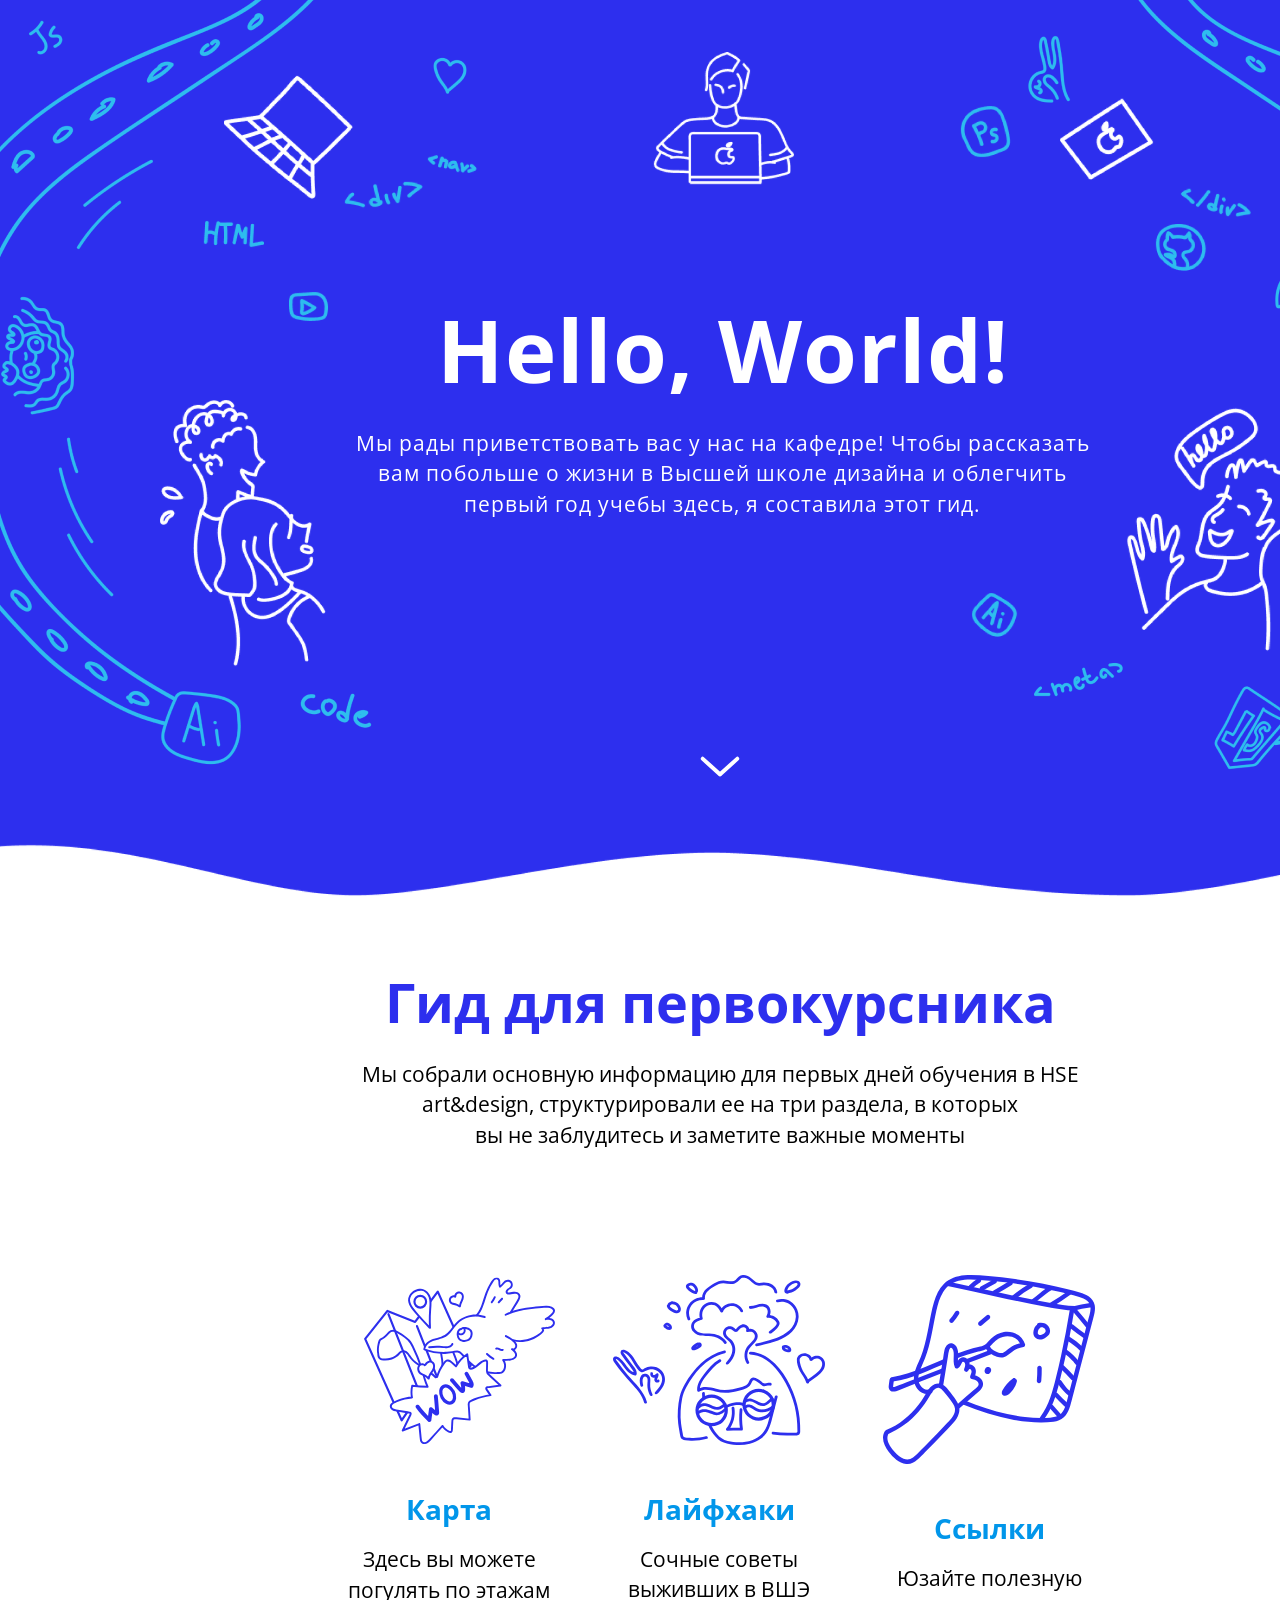
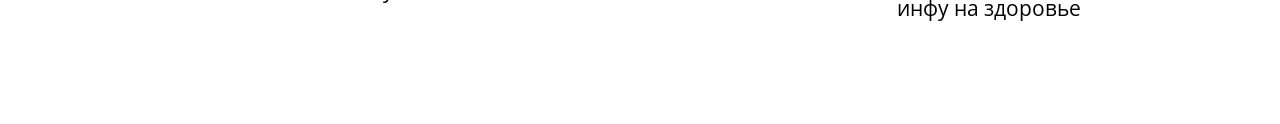
<file: index.html>
<!DOCTYPE html>
<html lang="en">
<head>
    <meta charset="UTF-8">
    <meta name="viewport" content="width=device-width, initial-scale=1.0">
    <meta http-equiv="X-UA-Compatible" content="ie=edge">
    <link rel="stylesheet" href="./css/first.css">
    <title>Gid</title>
</head>
<body>
    <div class="first">
        <div class="content">
            <h1>Hello, World!</h1>
            <p >Мы&nbsp;рады приветствовать вас у&nbsp;нас на&nbsp;кафедре! Чтобы рассказать вам побольше о&nbsp;жизни в&nbsp;Высшей школе дизайна и&nbsp;облегчить первый год учебы здесь, я&nbsp;составила этот гид. </p>
        </div>
        <a href="#title">
            <img src="./img/arrow-down.svg" alt="" class="arrow-down-img">
        </a>
    </div>
    <div class="second" id="title">
        <div class="content">
            <h2>Гид для первокурсника</h2>
            <p>Мы&nbsp;собрали основную информацию для первых дней обучения в&nbsp;HSE art&amp;design, структурировали ее&nbsp;на&nbsp;три раздела, в&nbsp;которых вы&nbsp;не&nbsp;заблудитесь и&nbsp;заметите важные моменты</p>
            <ul class="list">
                <li class="list-element">
                    <img src="./img/mapp.svg" alt="" >
                    <a href="./map.html" class="link">Карта</a>
                    <div class="link-paragraph">
                        <p>Здесь вы&nbsp;можете погулять по&nbsp;этажам</p>
                    </div>
                    
                </li>
                <li class="list-element">
                    <img src="./img/boom.svg" alt="" >
                    <a href="./hacks.html" class="link">Лайфхаки</a>
                    <div class="link-paragraph">
                        <p>Сочные советы выживших в&nbsp;ВШЭ</p>
                    </div>
                   
                </li>
                <li class="list-element">
                    <img src="./img/link.svg" alt="">
                    <a href="./links.html" class="link">Ссылки</a>
                    <div class="link-paragraph">
                        <p>Юзайте полезную инфу на&nbsp;здоровье</p>
                    </div>
                   
                </li>
            </ul>
        </div>
    </div>
</body>
</html>
</file>
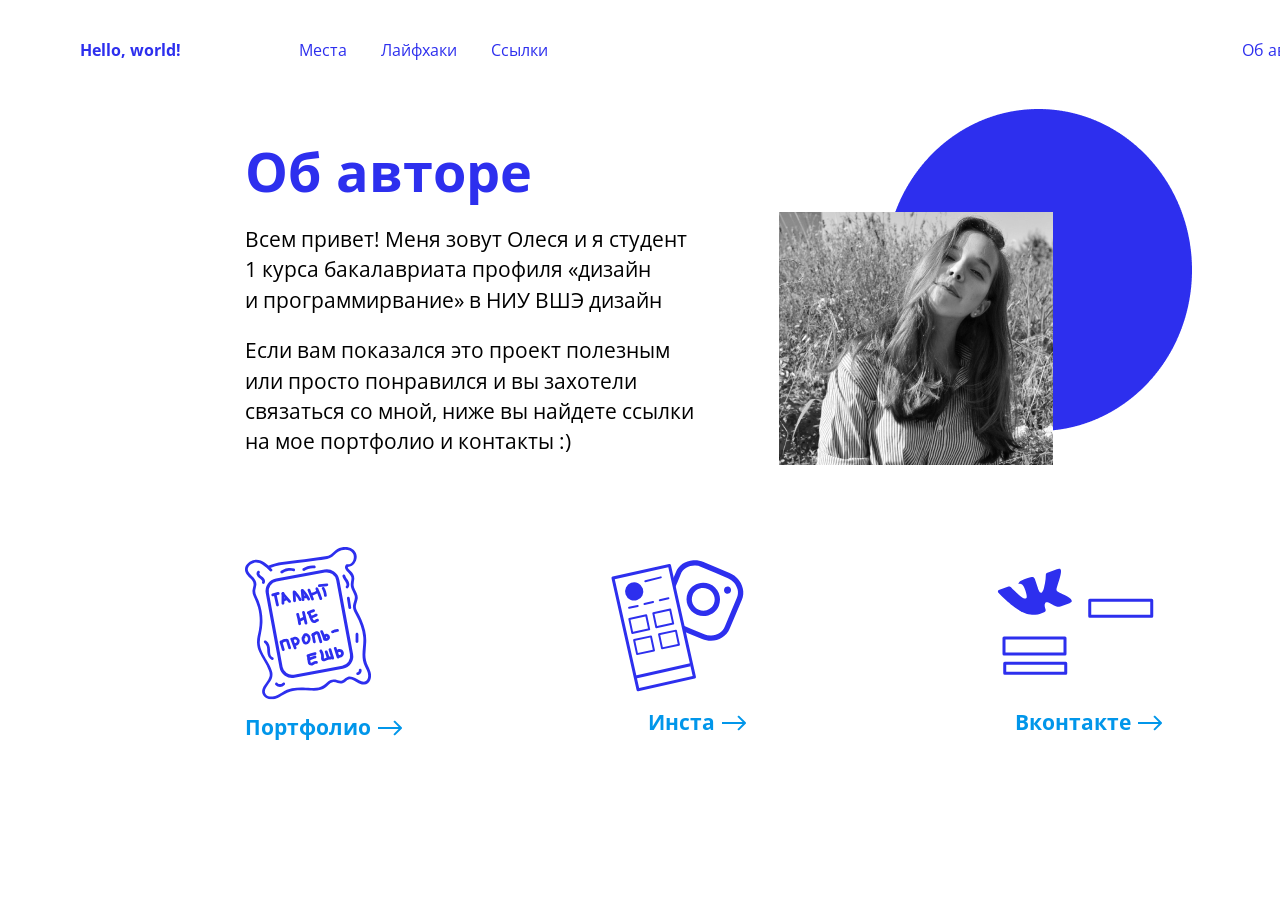
<file: author.html>
<!DOCTYPE html>
<html lang="en">
<head>
    <meta charset="UTF-8">
    <meta name="viewport" content="width=device-width, initial-scale=1.0">
    <meta http-equiv="X-UA-Compatible" content="ie=edge">
    <title>About author</title>
    <link rel="stylesheet" href="./css/author.css">
</head>
<body>
    <nav>
        <ul>
            <li class="nav-list-item">
                <a href="./index.html" class="first-link">Hello, world!</a>
            </li>
            <li class="nav-list-item">
               <a href="./map.html">Места</a>
            </li>
            <li class="nav-list-item">
               <a href="./hacks.html">Лайфхаки</a>
            </li>
            <li class="nav-list-item">
               <a href="links.html">Ссылки</a>
            </li>
            <li class="nav-list-item">
               <a href="#">Об авторе</a>
            </li>
        </ul>
    </nav>
    <div class="content">
        <div class="content-text">
            <h2>Об авторе</h2>
            <p>Всем привет! Меня зовут Олеся и&nbsp;я&nbsp;студент 
                1&nbsp;курса бакалавриата профиля &laquo;дизайн 
                и&nbsp;программирвание&raquo; в&nbsp;НИУ ВШЭ дизайн</p>
            <p>Если вам показался это проект полезным или просто понравился и&nbsp;вы&nbsp;захотели связаться со&nbsp;мной, ниже вы&nbsp;найдете ссылки на&nbsp;мое портфолио и&nbsp;контакты :)</p>
        </div>
        <div class="content-pic">
            <img src="./img/me.png" alt="" class="photo-img">
            <img src="./img/Ellipse.png" alt="" class="illustr-img">
        </div>
    </div>
    <div class="links">
        <ul class="links-block">
            <li class="links-block-item">
                <img src="./img/frame-two.svg" alt="">
                <a href="https://portfolio.hse.ru/Student/12804">Портфолио</a>
            </li>
            <li class="links-block-item">
                <img src="./img/inst-link.svg" alt="">
                <a href="https://www.instagram.com/chikiriau/?hl=ru">Инста</a>
            </li>
            <li class="links-block-item">
                <img src="./img/vk-link.svg" alt="">
                <a href="https://vk.com/shev.olesya">Вконтакте</a>
            </li>
        </ul>
    </div>
</body>
</html>
</file>
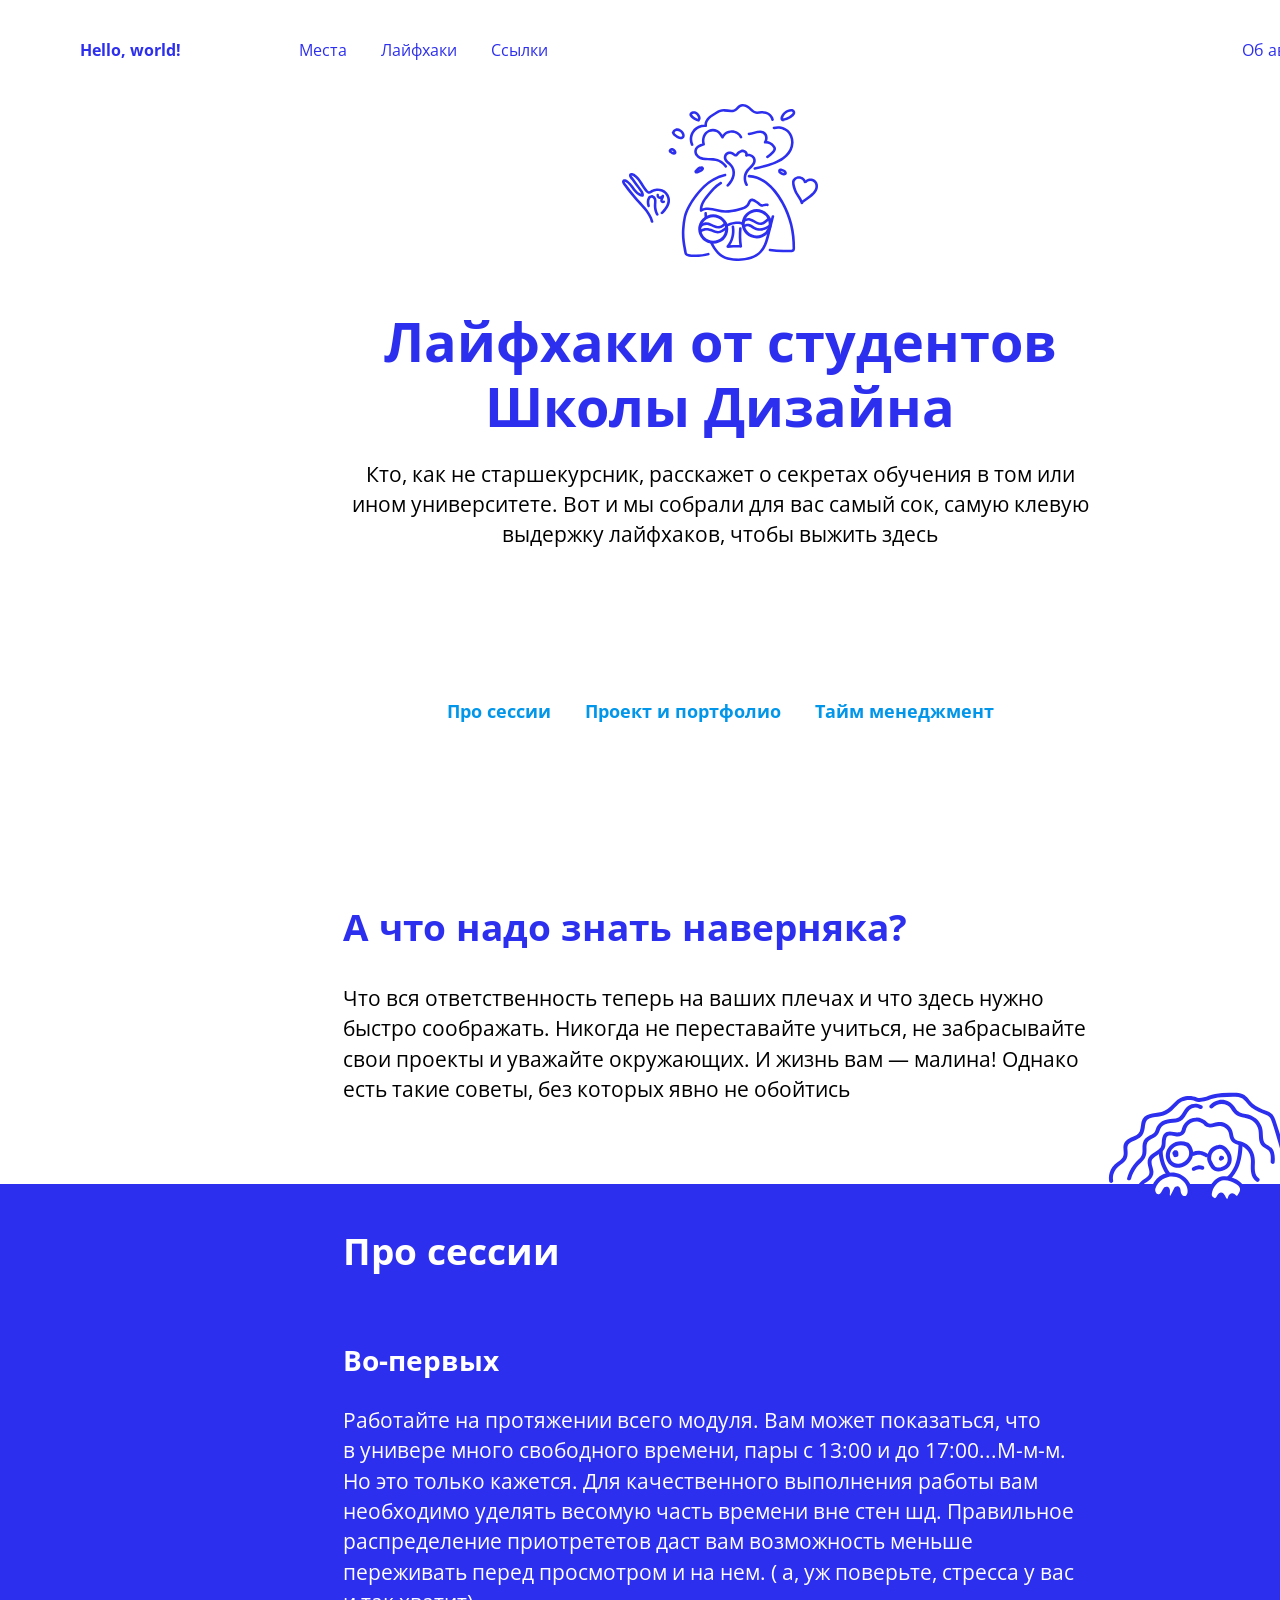
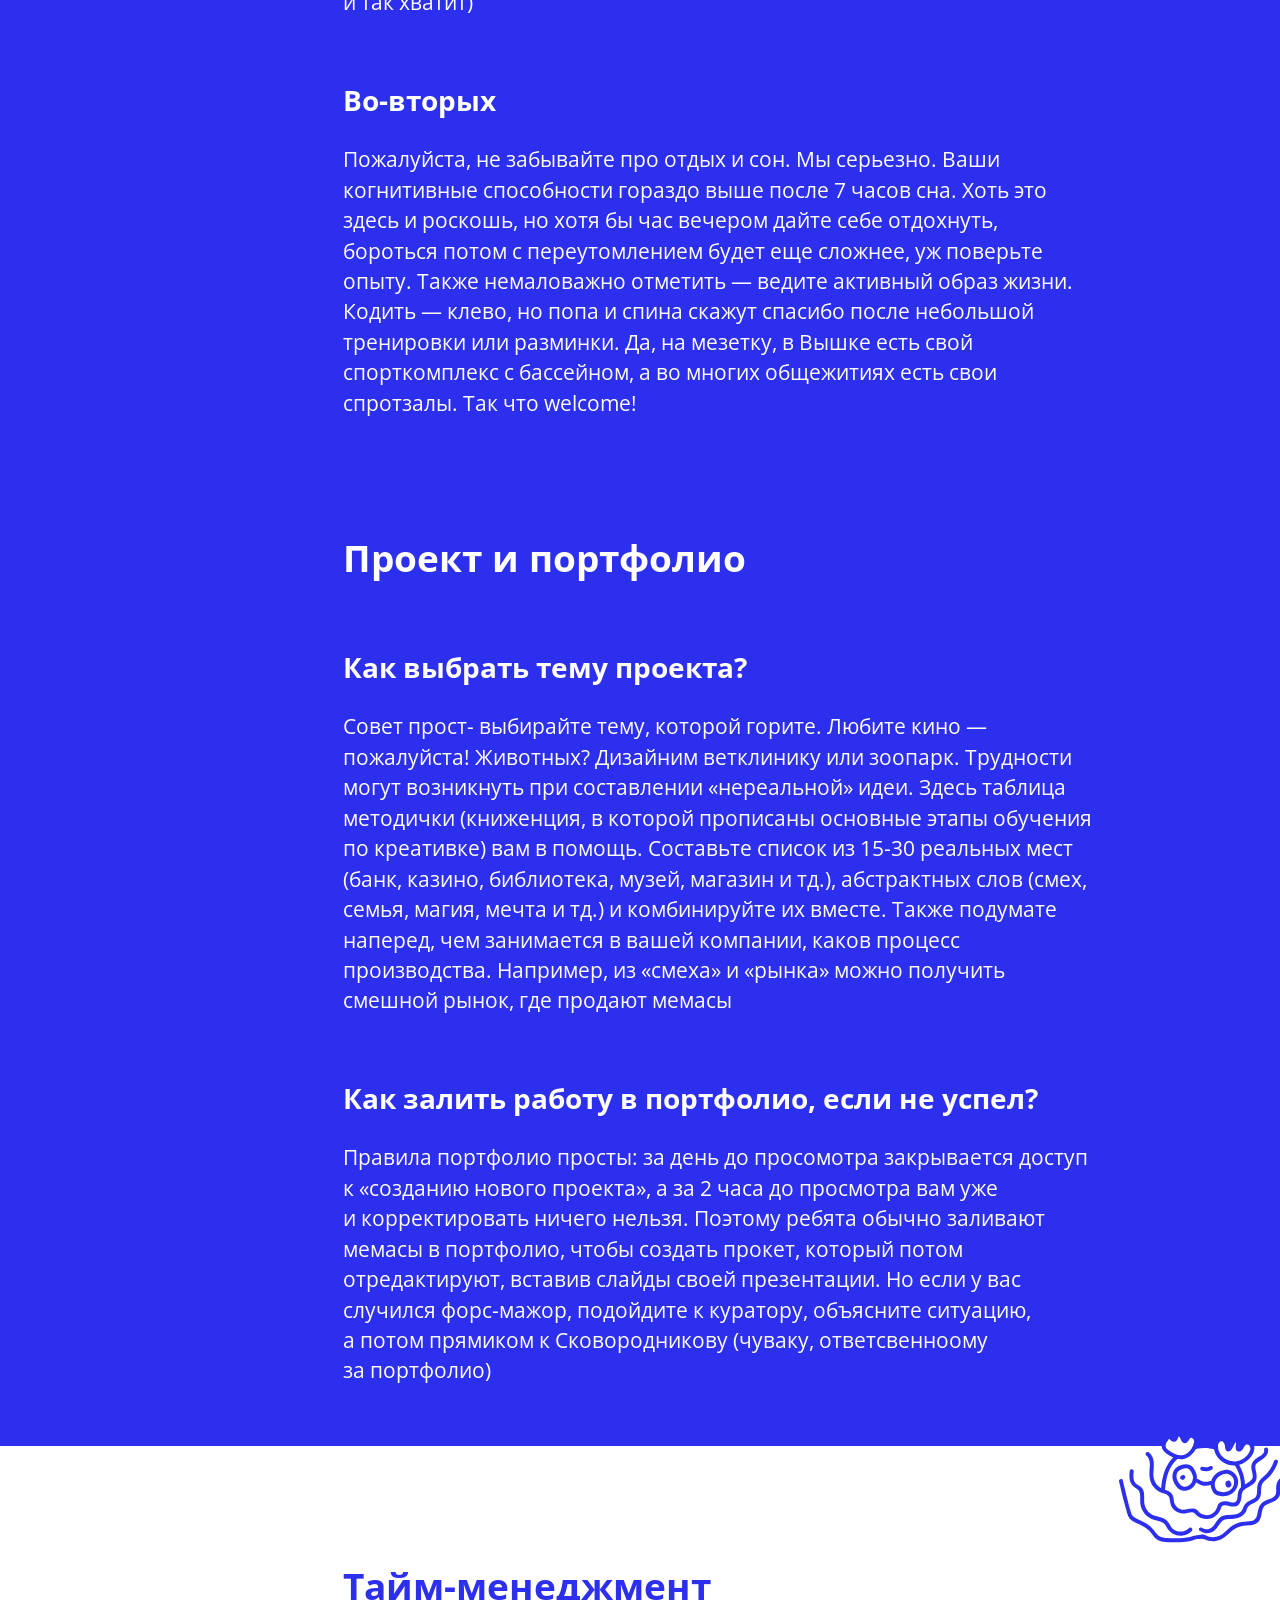
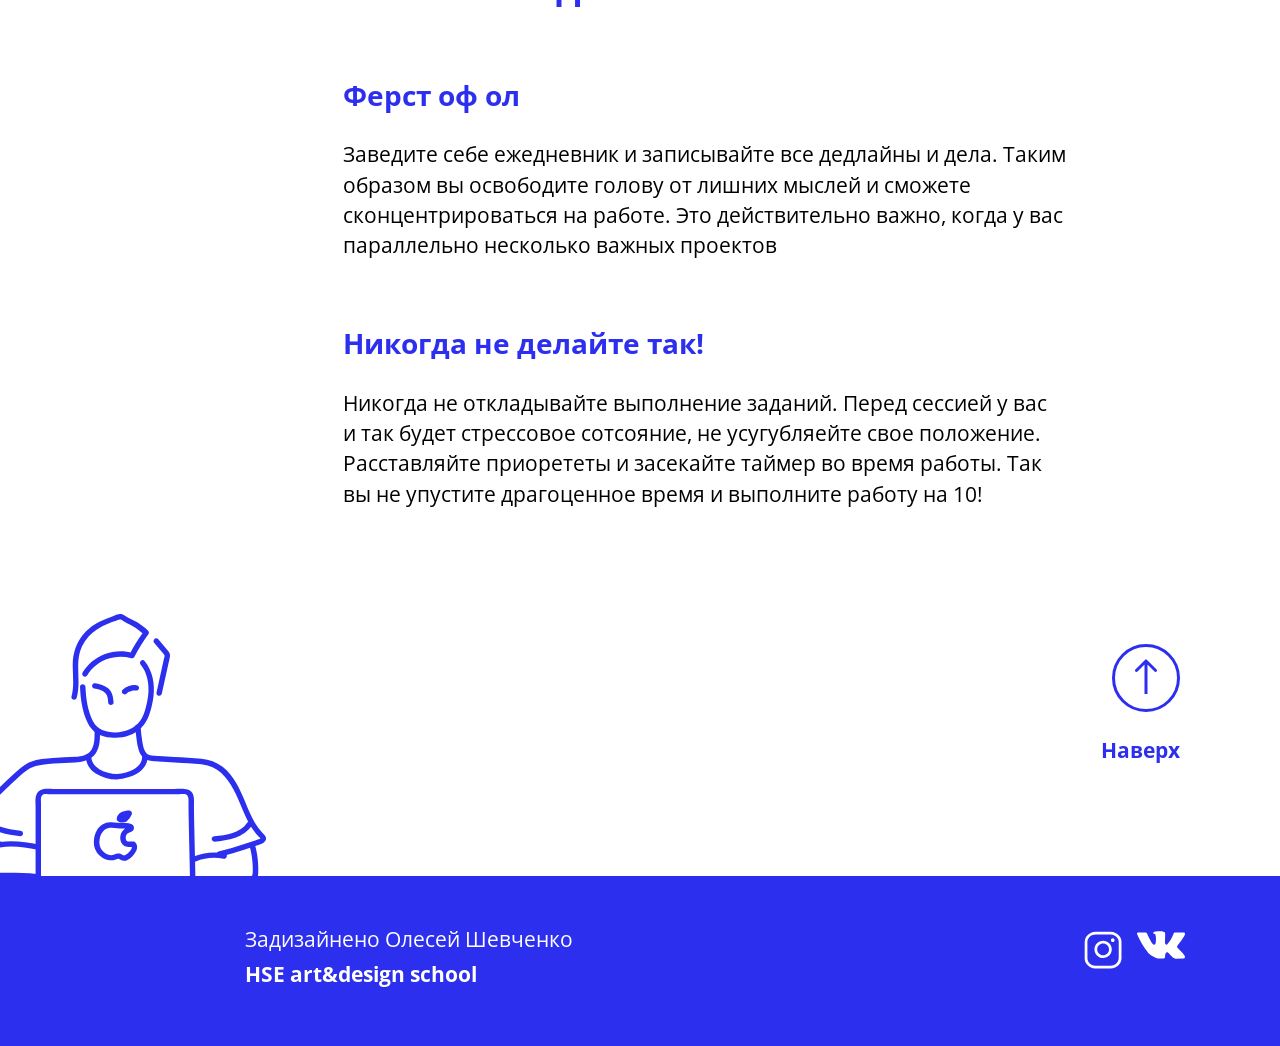
<file: hacks.html>
<!DOCTYPE html>
<html lang="en">
<head>
    <meta charset="UTF-8">
    <meta name="viewport" content="width=device-width, initial-scale=1.0">
    <meta http-equiv="X-UA-Compatible" content="ie=edge">
    <title>Lifehacks</title>
    <link rel="stylesheet" href="./css/hacks.css">
</head>
<body>
    <div id="up" class="main-screen">
            <nav>
                 <ul>
                     <li class="nav-list-item">
                         <a href="./index.html" class="first-link">Hello, world!</a>
                     </li>
                     <li class="nav-list-item">
                        <a href="./map.html">Места</a>
                     </li>
                     <li class="nav-list-item">
                        <a href="#">Лайфхаки</a>
                     </li>
                     <li class="nav-list-item">
                        <a href="./links.html">Ссылки</a>
                     </li>
                     <li class="nav-list-item">
                        <a href="./author.html">Об авторе</a>
                     </li>
                 </ul>
            </nav>
            <div class="content">
                <img src="./img/boom.svg" alt="">
                <h2>Лайфхаки от студентов Школы Дизайна</h2>
                <p>Кто, как не&nbsp;старшекурсник, расскажет о&nbsp;секретах обучения в&nbsp;том или ином университете. Вот и&nbsp;мы&nbsp;собрали для вас самый сок, самую клевую выдержку лайфхаков, чтобы выжить здесь</p>
                <ul class="list-links">
                        <li class="list-links-item">
                            <a href="#exam" class="links-item">Про сессии</a>
                        </li>
                        <li class="list-links-item">
                            <a href="#project">Проект и портфолио</a>
                        </li>
                        <li class="list-links-item">
                            <a href="#time">Тайм менеджмент</a>
                    </ul>
            </div>
     </div>
     <div class="container">
            <h3>А что надо знать наверняка?</h3>
            <p>Что вся ответственность теперь на&nbsp;ваших плечах и&nbsp;что здесь нужно быстро соображать. Никогда не&nbsp;переставайте учиться, не&nbsp;забрасывайте свои проекты и&nbsp;уважайте окружающих. И&nbsp;жизнь вам&nbsp;&mdash; малина! Однако есть такие советы, без которых явно не&nbsp;обойтись</p>
            <img src="./img/lesson.svg" alt="" class="img-les"> 
            <div class="container-uniq">
               
                <div class="block" id="exam">
                    <h3>Про сессии</h3>
                    <h4>Во-первых</h4>
                    <p>Работайте на&nbsp;протяжении всего модуля. Вам может показаться, что в&nbsp;универе много свободного времени, пары с&nbsp;13:00 и&nbsp;до&nbsp;17:00...М-м-м. Но&nbsp;это только кажется. Для качественного выполнения работы вам необходимо уделять весомую часть времени вне стен&nbsp;шд. Правильное распределение приотрететов даст вам возможность меньше переживать перед просмотром и&nbsp;на&nbsp;нем. ( а, уж&nbsp;поверьте, стресса у&nbsp;вас и&nbsp;так хватит)
                    </p>
                    <h4>Во-вторых</h4>
                    <p>Пожалуйста, не&nbsp;забывайте про отдых и&nbsp;сон. Мы&nbsp;серьезно. Ваши когнитивные способности гораздо выше после 7&nbsp;часов сна. Хоть это здесь и&nbsp;роскошь, но&nbsp;хотя&nbsp;бы час вечером дайте себе отдохнуть, бороться потом с&nbsp;переутомлением будет еще сложнее, уж&nbsp;поверьте опыту. Также немаловажно отметить&nbsp;&mdash; ведите активный образ жизни. Кодить&nbsp;&mdash; клево, но&nbsp;попа и&nbsp;спина скажут спасибо после небольшой тренировки или разминки. Да, на&nbsp;мезетку, в&nbsp;Вышке есть свой спорткомплекс с&nbsp;бассейном, а&nbsp;во&nbsp;многих общежитиях есть свои спротзалы. Так что welcome!
                    </p>
                </div>
                <div class="block" id="project">
                    <h3>Проект и портфолио</h3>
                    <h4>Как выбрать тему проекта?</h4>
                    <p>Совет прост- выбирайте тему, которой горите. Любите кино&nbsp;&mdash; пожалуйста! Животных? Дизайним ветклинику или зоопарк. Трудности могут возникнуть при составлении &laquo;нереальной&raquo; идеи. Здесь таблица методички (книженция, в&nbsp;которой прописаны основные этапы обучения по&nbsp;креативке) вам в&nbsp;помощь. Составьте список из&nbsp;15-30 реальных мест (банк, казино, библиотека, музей, магазин и&nbsp;тд.), абстрактных слов (смех, семья, магия, мечта и&nbsp;тд.) и&nbsp;комбинируйте их&nbsp;вместе. Также подумате наперед, чем занимается в&nbsp;вашей компании, каков процесс производства. Например, из&nbsp;&laquo;смеха&raquo; и&nbsp;&laquo;рынка&raquo; можно получить смешной рынок, где продают мемасы
                    </p>
                    <h4>Как залить работу в портфолио, если не успел?</h4>
                    <p>Правила портфолио просты: за&nbsp;день до&nbsp;просомотра закрывается доступ к&nbsp;&laquo;созданию нового проекта&raquo;, а&nbsp;за&nbsp;2&nbsp;часа до&nbsp;просмотра вам уже и&nbsp;корректировать ничего нельзя. Поэтому ребята обычно заливают мемасы в&nbsp;портфолио, чтобы создать прокет, который потом отредактируют, вставив слайды своей презентации. Но&nbsp;если у&nbsp;вас случился форс-мажор, подойдите к&nbsp;куратору, объясните ситуацию, а&nbsp;потом прямиком к&nbsp;Сковородникову (чуваку, ответсвенноому за&nbsp;портфолио)
                    </p>
                </div>
               

            </div>
            <img src="./img/lesson-down.svg" alt="" class="img-les">
            <div class="block" id="time">
                    <h3>Тайм-менеджмент</h3>
                    <h4>Ферст оф ол</h4>
                    <p>Заведите себе ежедневник и&nbsp;записывайте все дедлайны и&nbsp;дела. Таким образом вы&nbsp;освободите голову от&nbsp;лишних мыслей и&nbsp;сможете сконцентрироваться на&nbsp;работе. Это действительно важно, когда у&nbsp;вас параллельно несколько важных проектов
                    </p>
                    <h4>Никогда не делайте так!</h4>
                    <p>Никогда не&nbsp;откладывайте выполнение заданий. Перед сессией у&nbsp;вас и&nbsp;так будет стрессовое сотсояние, не&nbsp;усугубляейте свое положение. Расставляйте приорететы и&nbsp;засекайте таймер во&nbsp;время работы. Так вы&nbsp;не&nbsp;упустите драгоценное время и&nbsp;выполните работу на&nbsp;10!
                    </p>
            </div>
            <div class="up-link">
                    <a href="#up" class="btn-up">
                    <img src="./img/arrow-up.svg" alt="">
                    <p>Наверх</p>
                    </a>
                </div>
    </div>
    </div>
    <img src="./img/main.svg" alt="" class="img-down">
    <footer>
        <div class="footer-block">
            <div class="desc">
                <p>Задизайнено Олесей Шевченко</p>
                <p>HSE art&design school</p>
            </div>
            <div class="socials">
                    <a href="https://www.instagram.com/chikiriau/?hl=ru">
                            <img src="./img/inst.svg" alt="">
                        </a>
                    <a href="https://vk.com/shev.olesya">
                            <img src="./img/vk.svg" alt="">
                        </a>
            </div>
        </div>
    </footer>
</body>
</html>
</file>
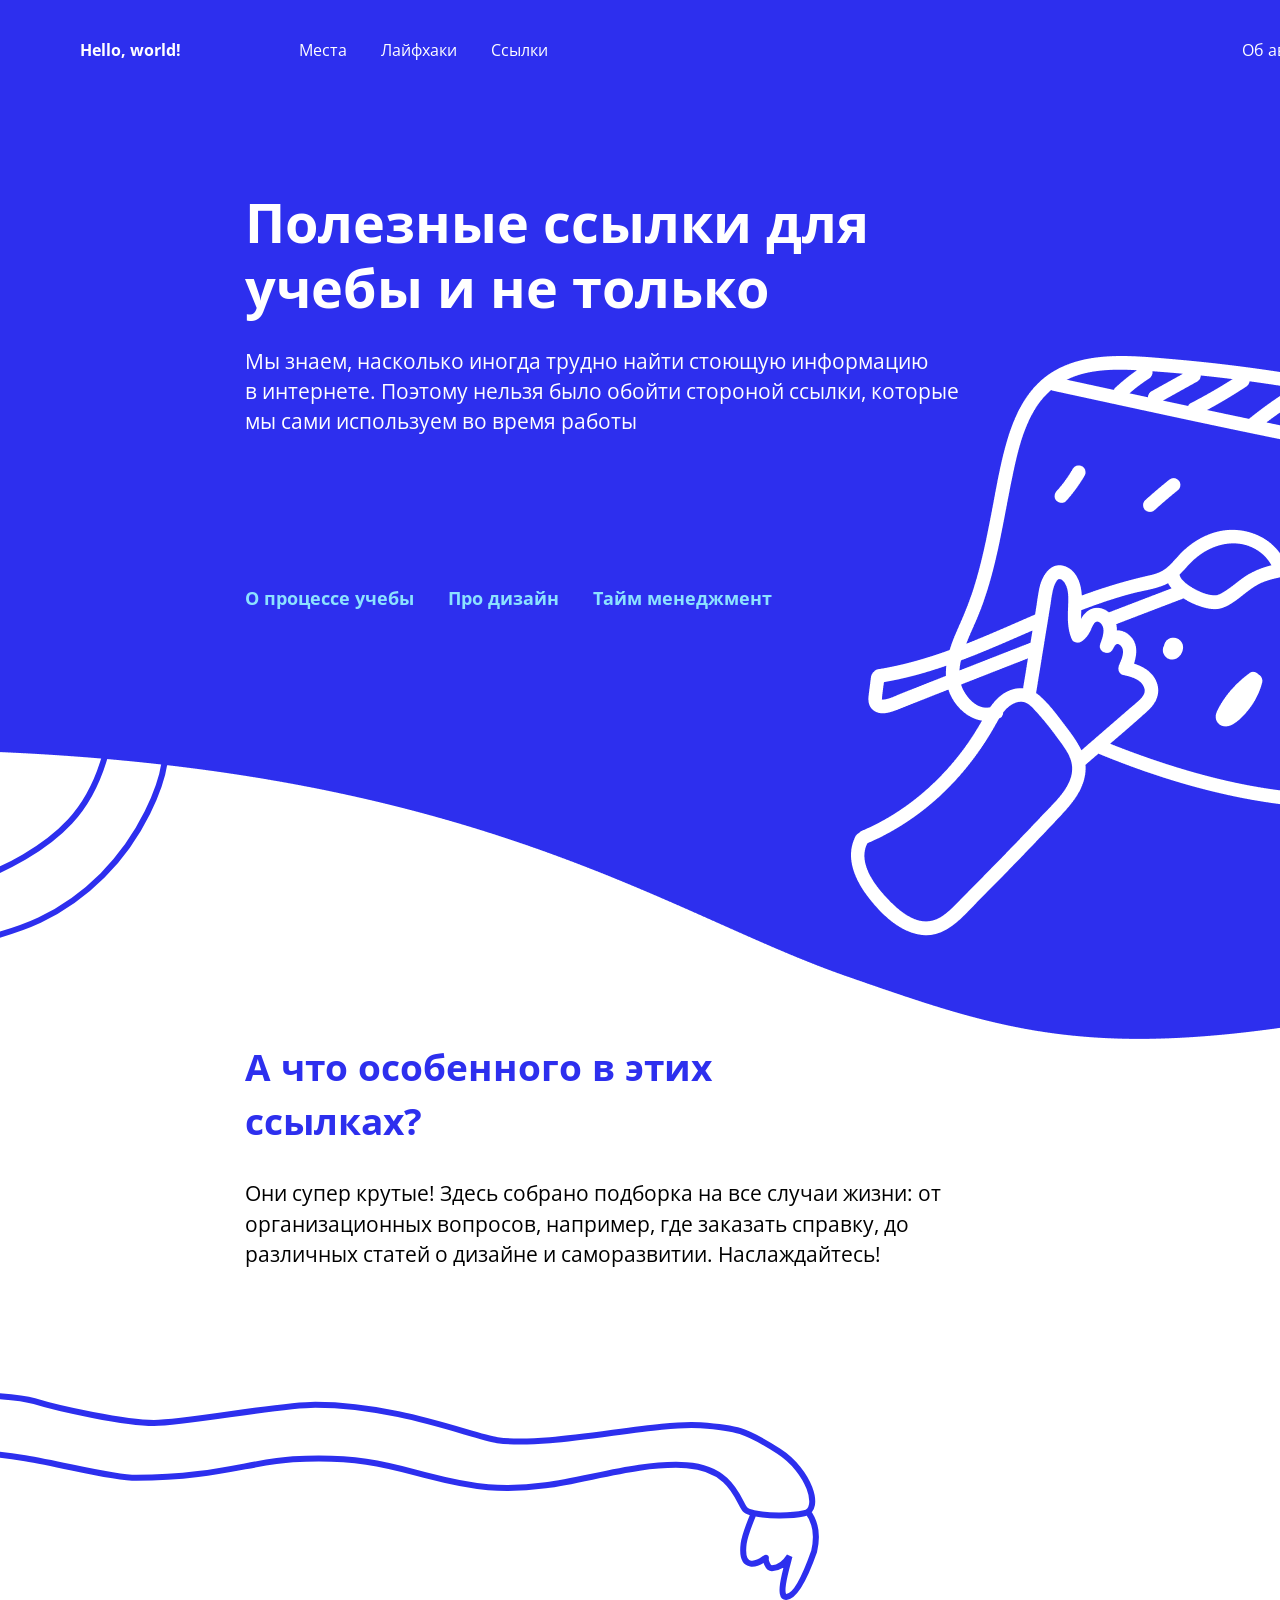
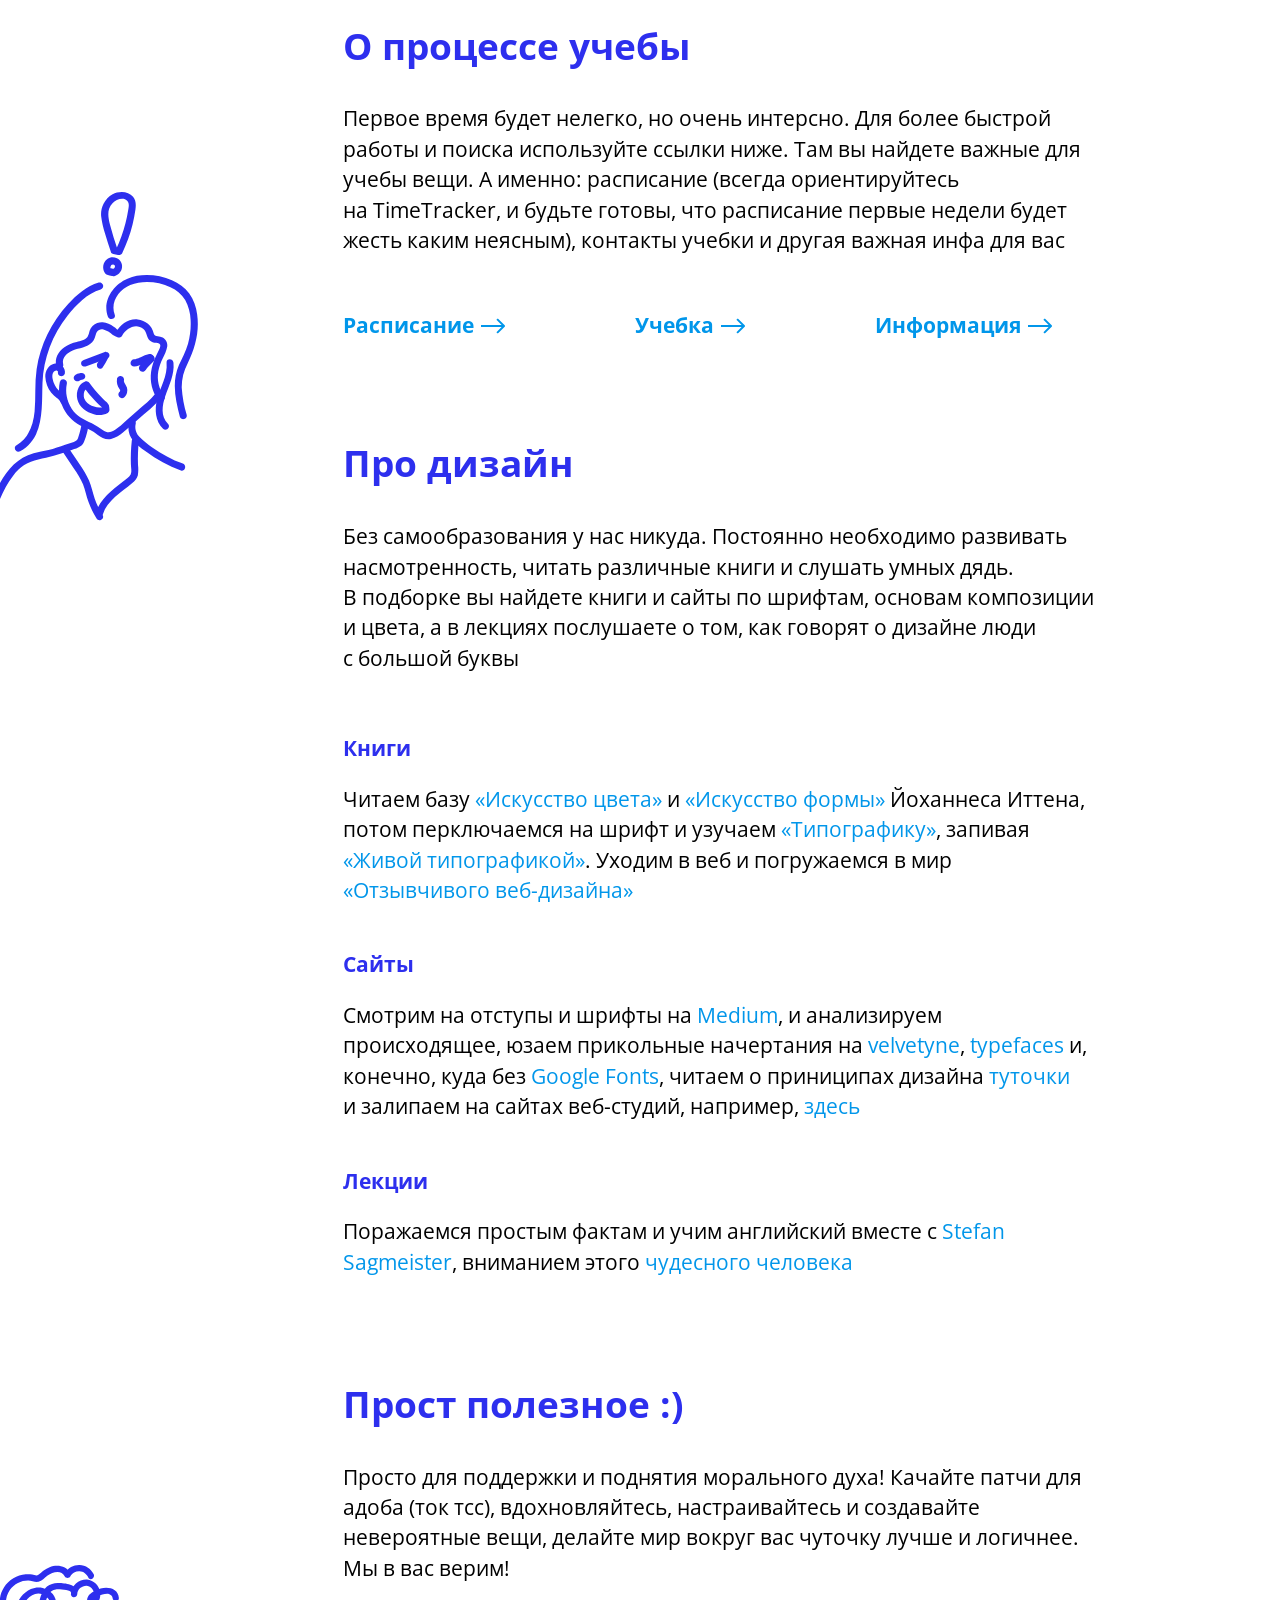
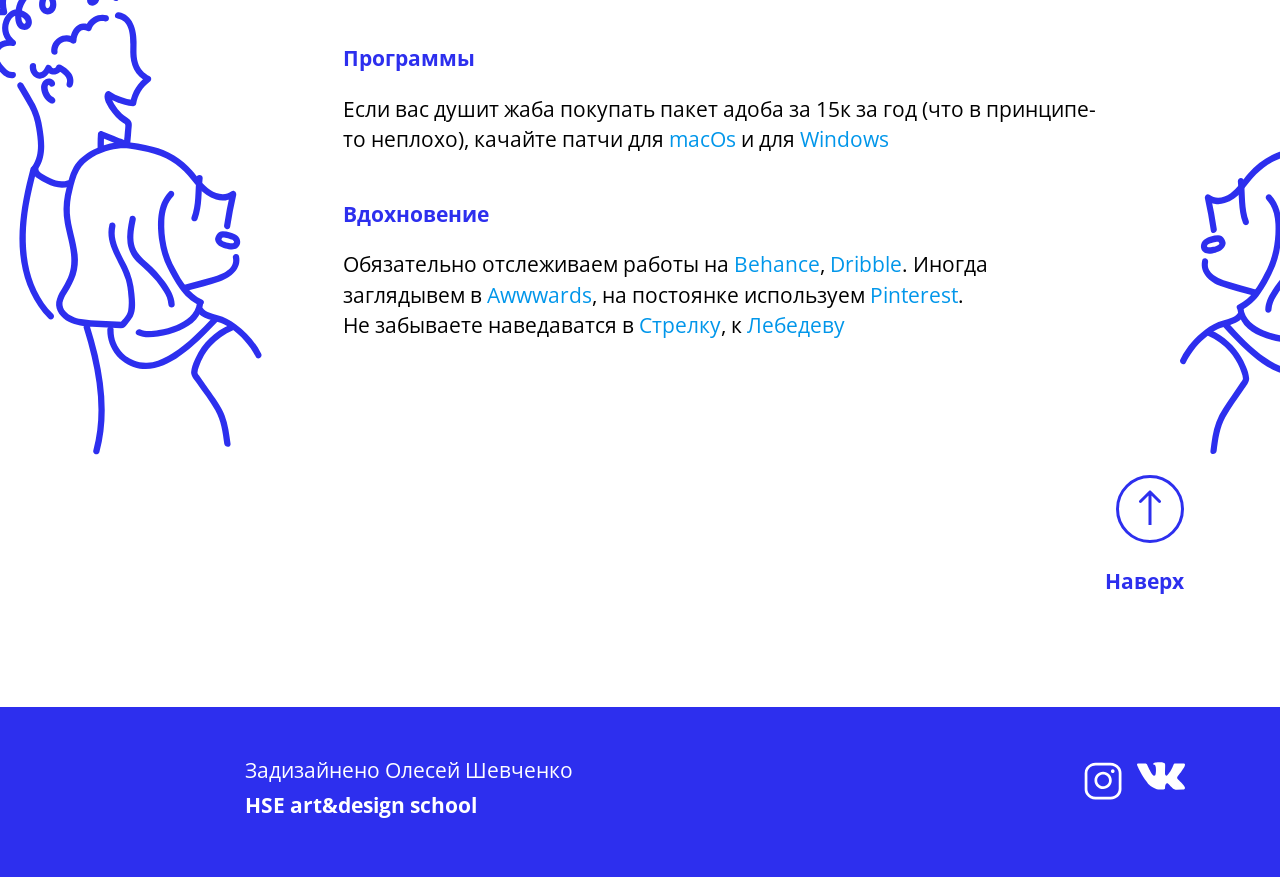
<file: links.html>
<!DOCTYPE html>
<html lang="en">
<head>
    <meta charset="UTF-8">
    <meta name="viewport" content="width=device-width, initial-scale=1.0">
    <meta http-equiv="X-UA-Compatible" content="ie=edge">
    <title>Links</title>
    <link rel="stylesheet" href="./css/links.css">
</head>
<body>
    <div id="up" class="main-screen">
        <nav>
                   <ul>
                       <li class="nav-list-item">
                           <a href="./index.html" class="first-link">Hello, world!</a>
                       </li>
                       <li class="nav-list-item">
                          <a href="./map.html">Места</a>
                       </li>
                       <li class="nav-list-item">
                          <a href="./hacks.html">Лайфхаки</a>
                       </li>
                       <li class="nav-list-item">
                          <a href="#">Ссылки</a>
                       </li>
                       <li class="nav-list-item">
                          <a href="./author.html">Об авторе</a>
                       </li>
                   </ul>
        </nav>
        <div class="container">
             <h2>Полезные ссылки для учебы и не только </h2>
             <p>Мы&nbsp;знаем, насколько иногда трудно найти стоющую информацию в&nbsp;интернете. Поэтому нельзя было обойти стороной ссылки, которые мы&nbsp;сами используем во&nbsp;время работы
             </p>
             <ul class="list-links">
                 <li class="list-links-item">
                     <a href="study" class="links-item">О процессе учебы </a>
                 </li>
                 <li class="list-links-item">
                     <a href="design">Про дизайн</a>
                 </li>
                 <li class="list-links-item">
                     <a href="useful">Тайм менеджмент</a>
                 </li>
             </ul>
        </div>
    </div>
     <img src="./img/left-arm.svg" alt="" class="arm-img">
     <div class="container">
            <h3>А что особенного в этих ссылках?</h3>
            <p>Они супер крутые! Здесь собрано подборка на все случаи жизни: от организационных вопросов, например, где заказать справку, до различных статей о дизайне и саморазвитии. Наслаждайтесь!</p>
     </div>
     <img src="./img/big-arm.svg" alt="" class="arm-img">
     <img src="./img/arm-right.svg" alt="" class="arm-img">
     <div class="content">
            <div class="block" id="study">
                <h3>О процессе учебы</h3>
                <p>Первое время будет нелегко, но&nbsp;очень интерсно. Для более быстрой работы и&nbsp;поиска используйте ссылки ниже. Там вы&nbsp;найдете важные для учебы вещи. А&nbsp;именно: расписание (всегда ориентируйтесь на&nbsp;TimeTracker, и&nbsp;будьте готовы, что расписание первые недели будет жесть каким неясным), контакты учебки и&nbsp;другая важная инфа для вас</p>
                <div class="block-links">
                    <a href="https://timetracker.hse.ru/schedule.aspx?organizationId=1" class="block-link">Расписание</a>
                    <a href="https://design.hse.ru/edu/office" class="block-link">Учебка</a>
                    <a href="https://design.hse.ru/info/contacts" class="block-link">Информация</a>
                </div>
            </div>
     <img src="./img/girl.svg" alt="" class="girl-img">
            <div class="block" id="design">
                <h3>Про дизайн</h3>
                <p>Без самообразования у&nbsp;нас никуда. Постоянно необходимо развивать насмотренность, читать различные книги и&nbsp;слушать умных дядь. В&nbsp;подборке вы&nbsp;найдете книги и&nbsp;сайты по&nbsp;шрифтам, основам композиции и&nbsp;цвета, а&nbsp;в&nbsp;лекциях послушаете о&nbsp;том, как говорят о&nbsp;дизайне люди с&nbsp;большой буквы</p>
                <h4>Книги</h4>
                <p>Читаем базу <a href="rive.google.com/drive/folders/1HLMw6lmNGuZucKNQnU0nvjymXVoJG6xt?fbclid=IwAR0CldmhyEQV9vC4Cei4BnLX_HO2OPaZiu4Z_hGx--WW8-EVI0T9Y_7M-Nc"target="_blank"  class="useful-link">&laquo;Искусство цвета&raquo;</a> и<a href="https://drive.google.com/drive/folders/1HLMw6lmNGuZucKNQnU0nvjymXVoJG6xt?fbclid=IwAR0CldmhyEQV9vC4Cei4BnLX_HO2OPaZiu4Z_hGx--WW8-EVI0T9Y_7M-Nc" target="_blank"  class="useful-link">&nbsp;&laquo;Искусство формы&raquo;</a> Йоханнеса Иттена, потом перключаемся на&nbsp;шрифт и&nbsp;узучаем <a href="https://drive.google.com/drive/folders/1HLMw6lmNGuZucKNQnU0nvjymXVoJG6xt?fbclid=IwAR0CldmhyEQV9vC4Cei4BnLX_HO2OPaZiu4Z_hGx--WW8-EVI0T9Y_7M-Nc" target="_blank"  class="useful-link">&laquo;Типографику&raquo;</a>, запивая <a href="https://awdee.ru/kniga-zhivaya-tipografika-teper-besplatna/" target="_blank"  class="useful-link">&laquo;Живой типографикой&raquo;</a>. Уходим в&nbsp;веб и&nbsp;погружаемся в&nbsp;мир <a href="https://www.academia.edu/15340281/%D0%98%D1%82%D0%B0%D0%BD_%D0%9C%D0%B0%D1%80%D0%BA%D0%BE%D1%82%D1%82_%D0%9E%D1%82%D0%B7%D1%8B%D0%B2%D1%87%D0%B8%D0%B2%D1%8B%D0%B9_%D0%B2" target="_blank"  class="useful-link">&laquo;Отзывчивого веб-дизайна&raquo;</a></p>
                <h4>Сайты</h4>
                <p>Смотрим на&nbsp;отступы и&nbsp;шрифты на&nbsp;<a href="https://medium.com/" target="_blank" class="useful-link">Medium</a>, и&nbsp;анализируем происходящее, юзаем прикольные начертания на&nbsp;<a href="https://www.velvetyne.fr/?fbclid=IwAR23RgJ5t-79GBqLgc6jIVg5KS-st4Oj2_n5LWhHljb1jKA-vXHT1_AZEPw" target="_blank"  class="useful-link">velvetyne</a>, <a href="http://typefaces.temporarystate.net/preview/?fbclid=IwAR3chBjJgLYYwpFEK0UbaKwBufCr1vlQOuFN_74i0kSDVGKBmST3fcAkQcg" target="_blank" class="useful-link">typefaces</a>&nbsp;и, конечно, куда без <a href="https://fonts.google.com/" target="_blank" class="useful-link">Google Fonts</a>, читаем о&nbsp;приниципах дизайна <a href="https://medium.com/%D0%BE%D1%81%D0%BD%D0%BE%D0%B2%D1%8B-%D0%B2%D0%B8%D0%B7%D1%83%D0%B0%D0%BB%D1%8C%D0%BD%D0%BE%D0%B3%D0%BE-%D0%B4%D0%B8%D0%B7%D0%B0%D0%B9%D0%BD%D0%B0/%D1%8D%D0%BB%D0%B5%D0%BC%D0%B5%D0%BD%D1%82%D1%8B-%D0%B8-%D0%BF%D1%80%D0%B8%D0%BD%D1%86%D0%B8%D0%BF%D1%8B-%D0%B4%D0%B8%D0%B7%D0%B0%D0%B9%D0%BD%D0%B0-c6d47be46b2c" target="_blank" class="useful-link">туточки </a>и&nbsp;залипаем на&nbsp;сайтах веб-студий, например, <a href="https://www.pentagram.com/" target="_blank"  class="useful-link">здесь</a></p>
                <h4>Лекции</h4>
                <p>Поражаемся простым фактам и&nbsp;учим английский вместе с&nbsp;<a href="https://www.ted.com/talks/stefan_sagmeister_7_rules_for_making_more_happiness?language=en&fbclid=IwAR1VmdpUjSR9IPBYdUubByvcfL75rJSFg2n61Ns3VR55eXHWjJTsgmg0fvE" target="_blank"  class="useful-link">Stefan Sagmeister</a>, вниманием этого <a href="https://www.ted.com/talks/stefan_sagmeister_7_rules_for_making_more_happiness?language=en&fbclid=IwAR1VmdpUjSR9IPBYdUubByvcfL75rJSFg2n61Ns3VR55eXHWjJTsgmg0fvE" target="_blank"  class="useful-link">чудесного человека</a></p>
            </div>
            <div class="block" id="useful">
                <h3>Прост полезное :)</h3>
                <p>Просто для поддержки и&nbsp;поднятия морального духа! Качайте патчи для адоба (ток тсс), вдохновляйтесь, настраивайтесь и&nbsp;создавайте невероятные вещи, делайте мир вокруг вас чуточку лучше и&nbsp;логичнее. Мы&nbsp;в&nbsp;вас верим!</p>
                <h4>Программы</h4>
                <p>Если вас душит жаба покупать пакет адоба за&nbsp;15к за&nbsp;год (что в&nbsp;принципе-то&nbsp;неплохо), качайте патчи для <a href="" class="useful-link">macOs</a> и&nbsp;для <a href="" class="useful-link">Windows</a></p>
                <h4>Вдохновение</h4>
                <p>Обязательно отслеживаем работы на&nbsp;<a href="https://www.behance.net" target="_blank"  class="useful-link">Behance</a>, <a href="https://dribbble.com/" target="_blank"  class="useful-link">Dribble</a>. Иногда заглядывем в&nbsp;<a href="https://www.awwwards.com/" target="_blank"  class="useful-link">Awwwards</a>, на&nbsp;постоянке используем <a href="https://www.pinterest.ru/" target="_blank"  class="useful-link">Pinterest</a>. Не&nbsp;забываете наведаватся в&nbsp;<a href="http://strelka.com/en" target="_blank"  class="useful-link">Стрелку</a>, к&nbsp;<a href="https://www.artlebedev.ru/" target="_blank" class="useful-link">Лебедеву</a></p>
            </div>
           
     <img src="./img/students.svg" alt="" class="students-img">
     <img src="./img/students-rev.svg" alt="" class="students-rev-img">
     </div>
     <div class="up-link">
        <a href="#up" class="btn-up">
        <img src="./img/arrow-up.svg" alt="">
        <p>Наверх</p>
        </a>
    </div>
     <footer>
        <div class="footer-block">
            <div class="desc">
                <p>Задизайнено Олесей Шевченко</p>
                <p>HSE art&design school</p>
            </div>
            <div class="socials">
                    <a href="https://www.instagram.com/chikiriau/?hl=ru">
                            <img src="./img/inst.svg" alt="">
                        </a>
                    <a href="https://vk.com/shev.olesya">
                            <img src="./img/vk.svg" alt="">
                        </a>
            </div>
        </div>
    </footer>
</body>
</html>
</file>
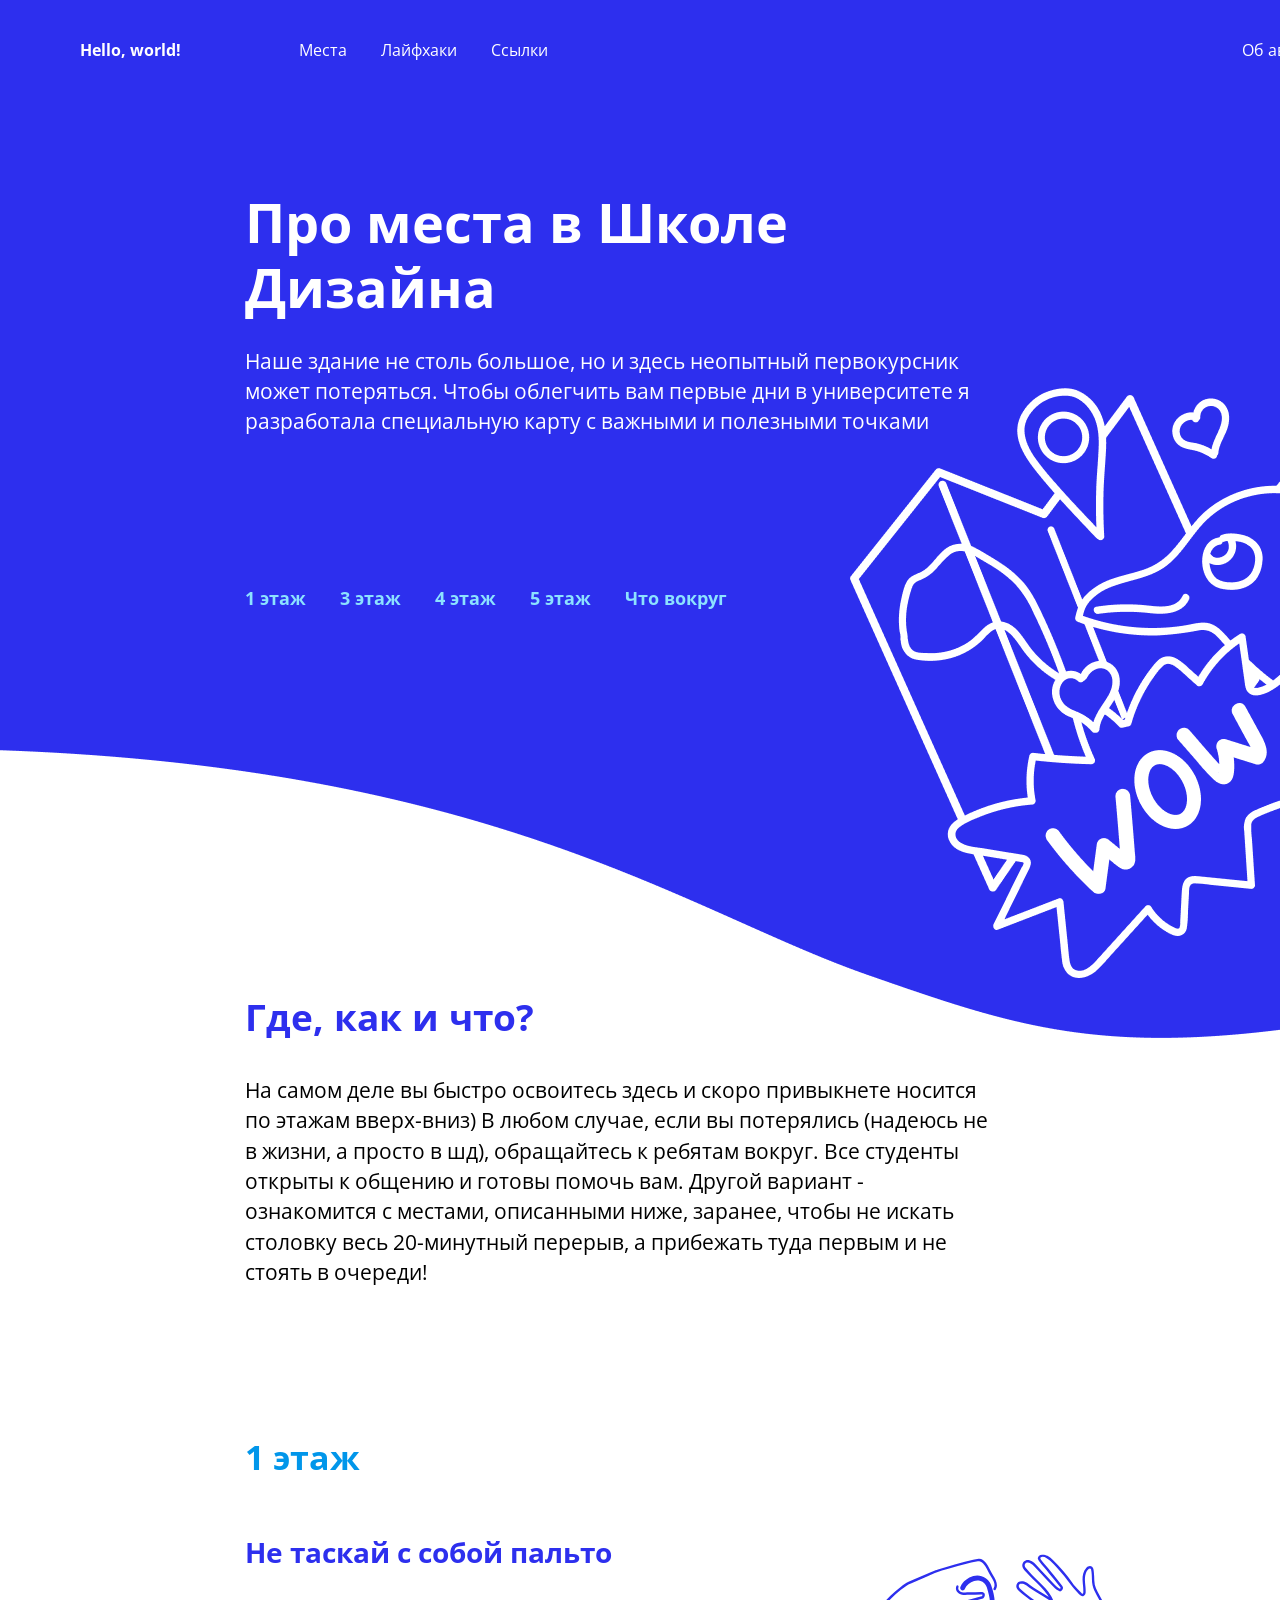
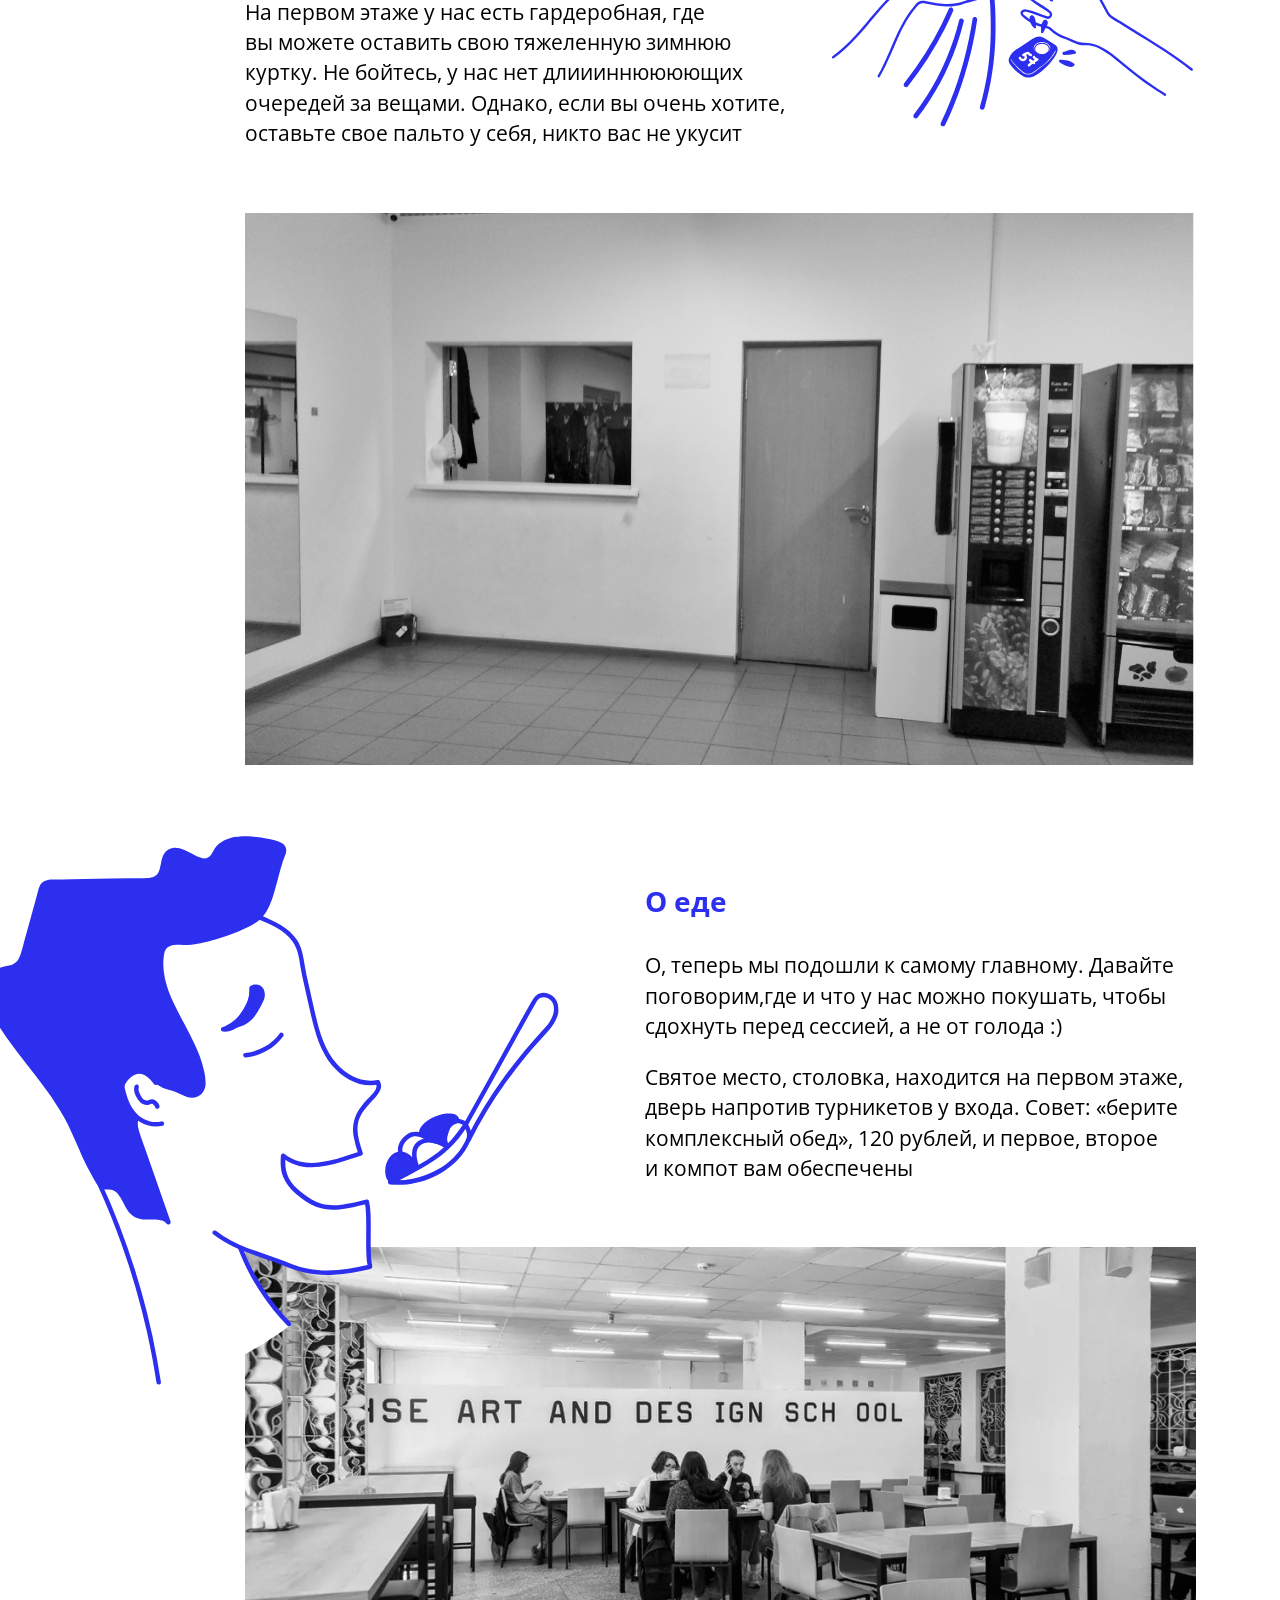
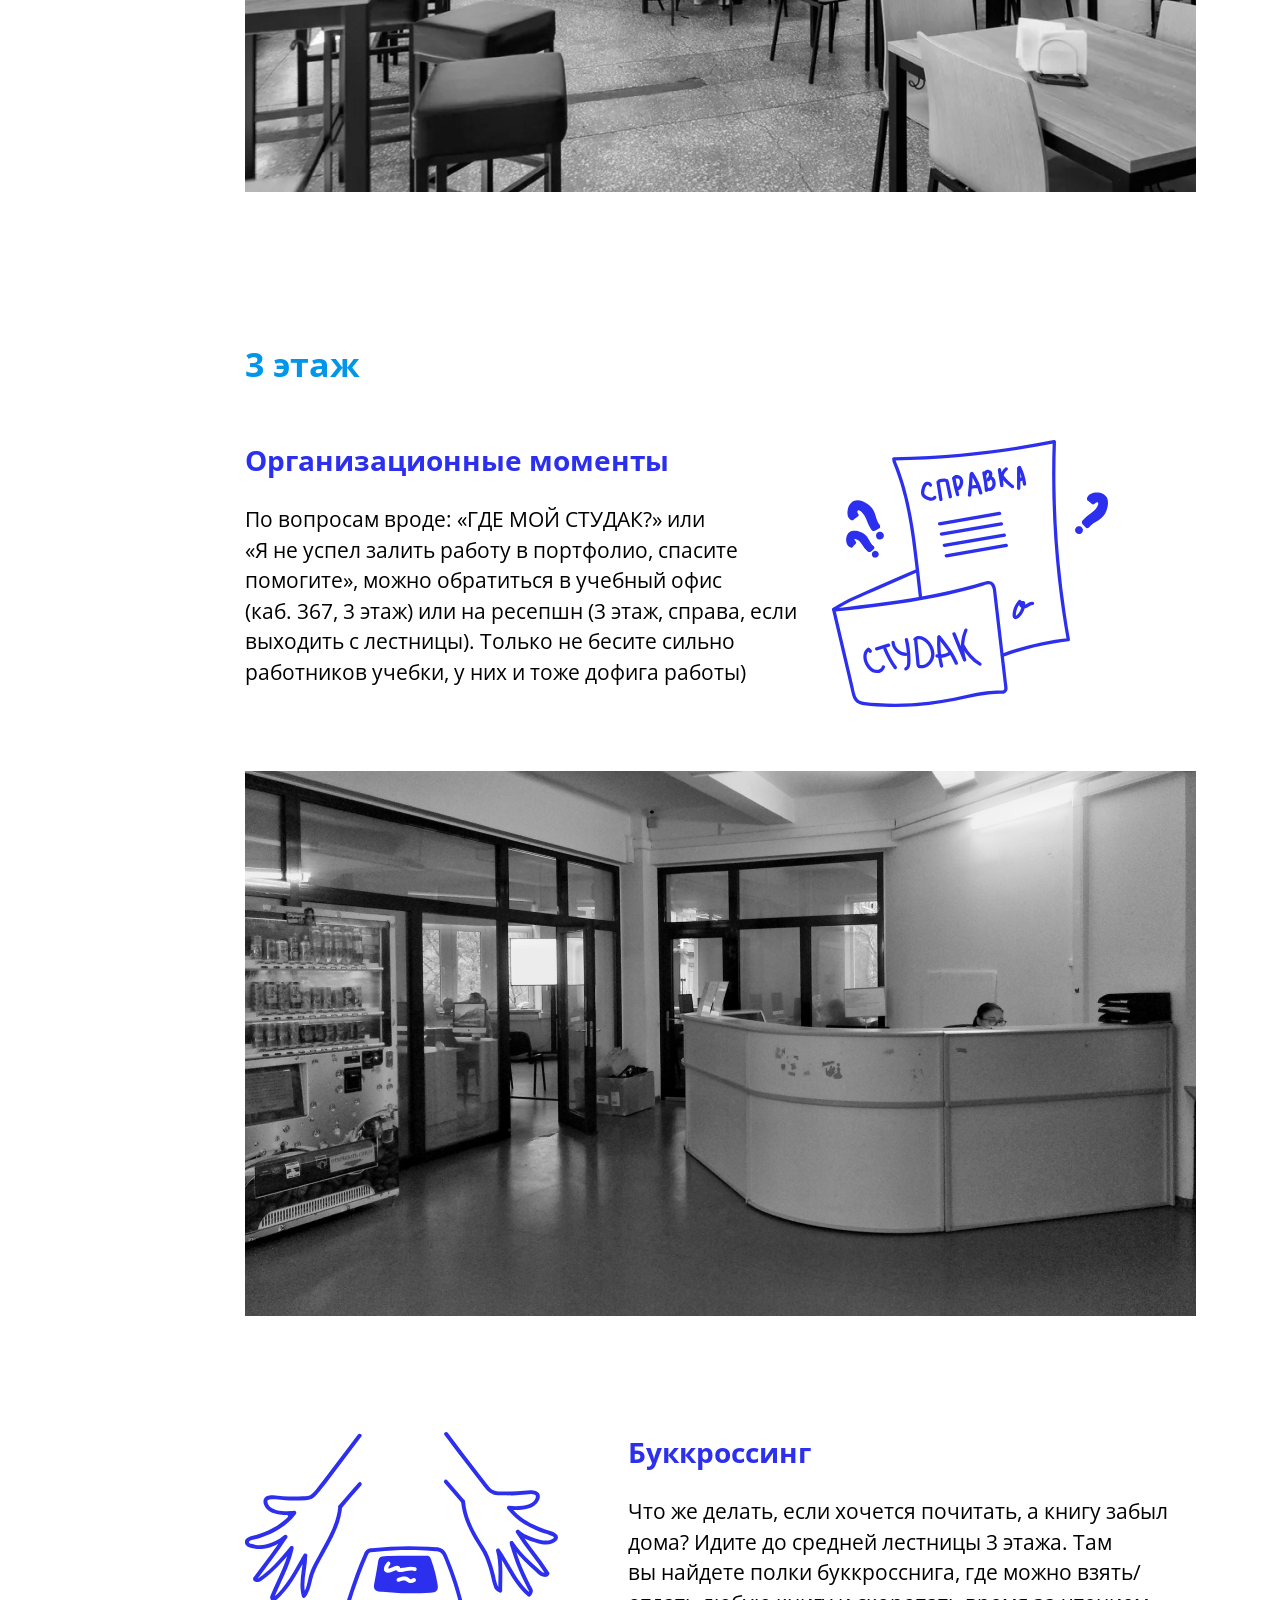
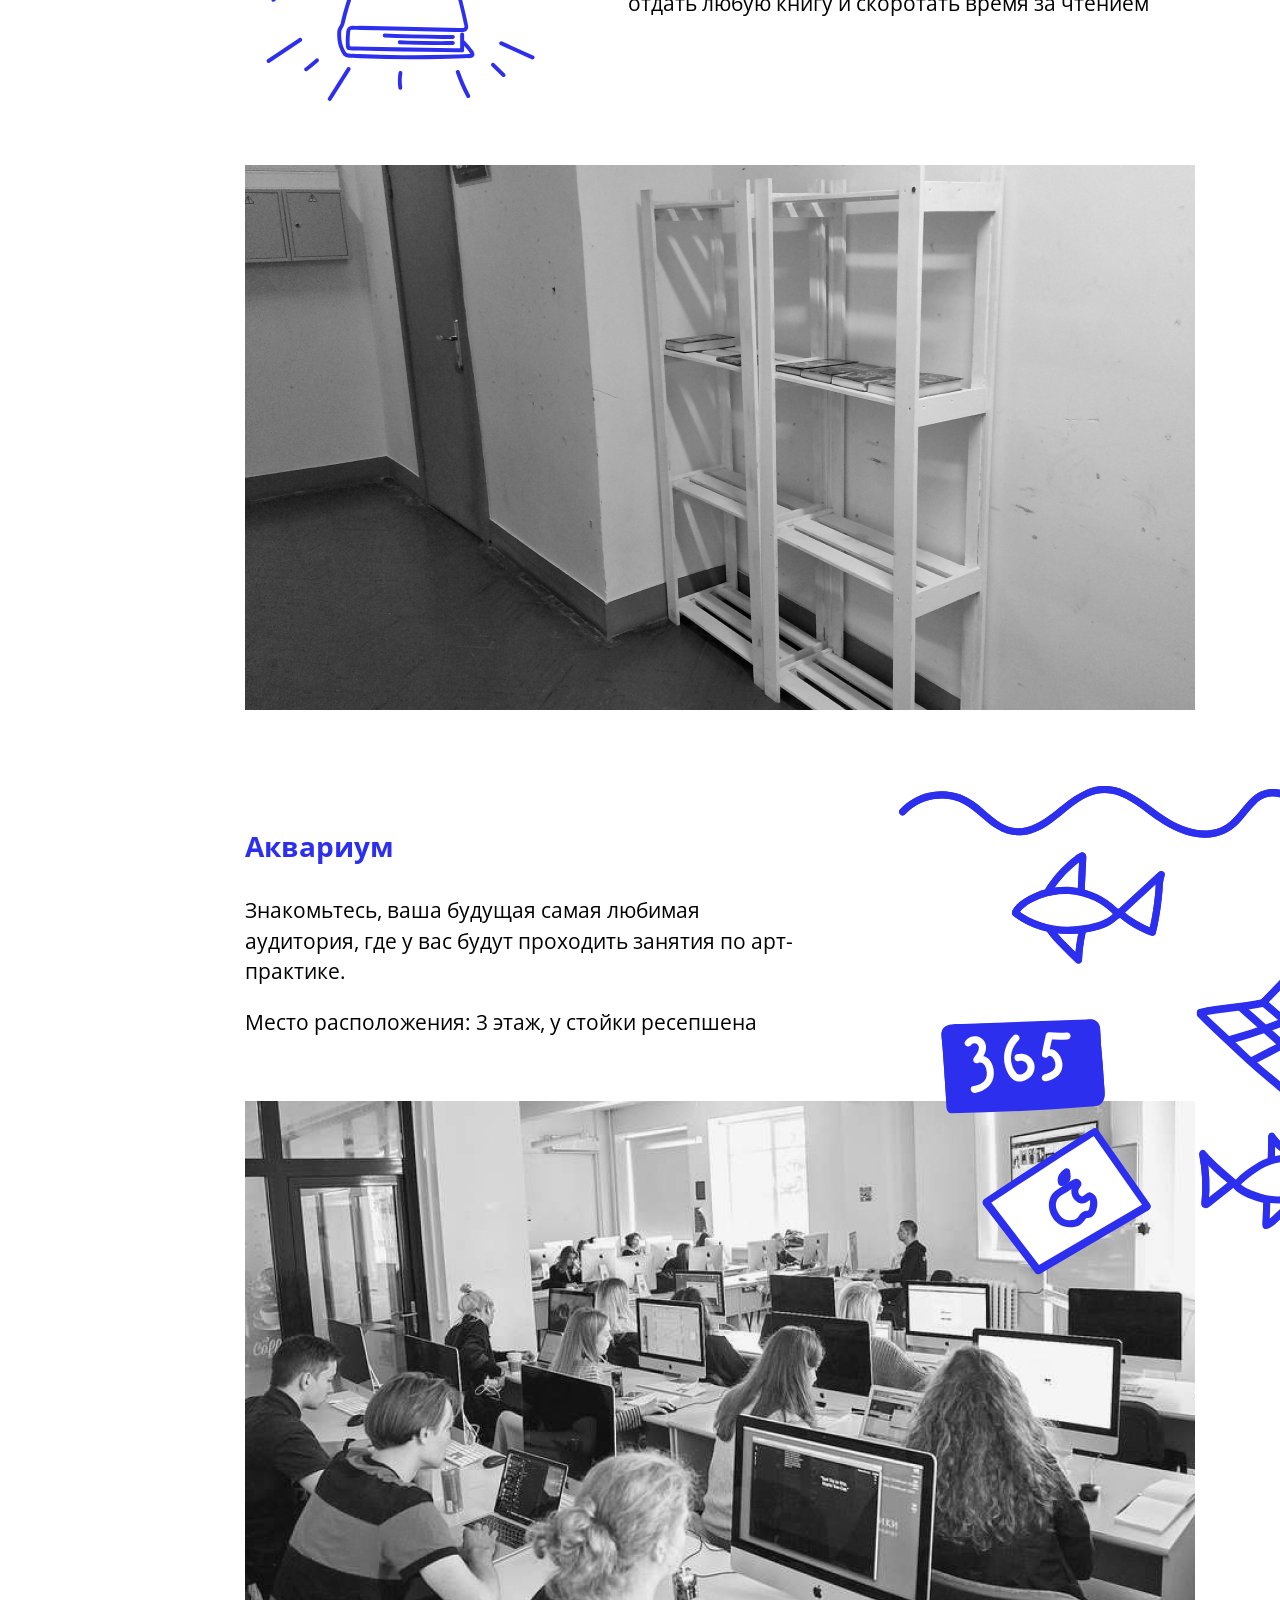
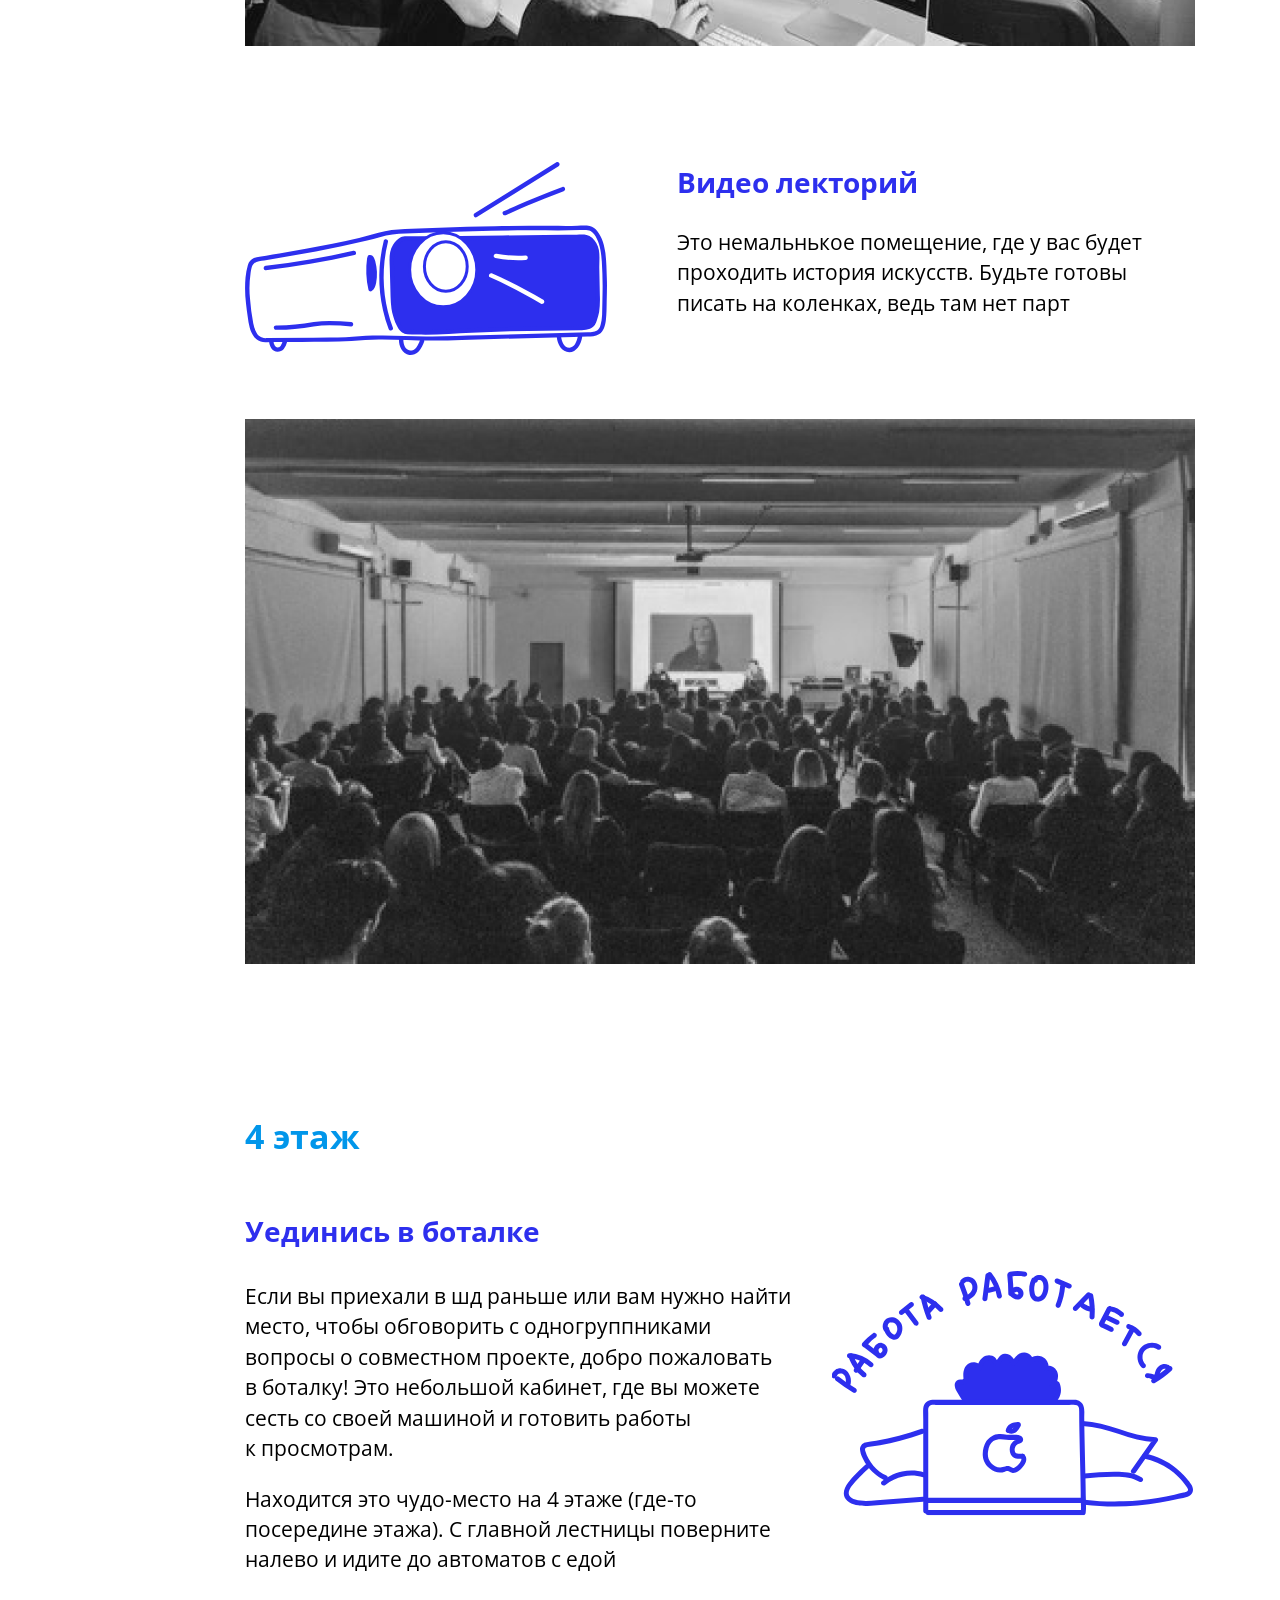
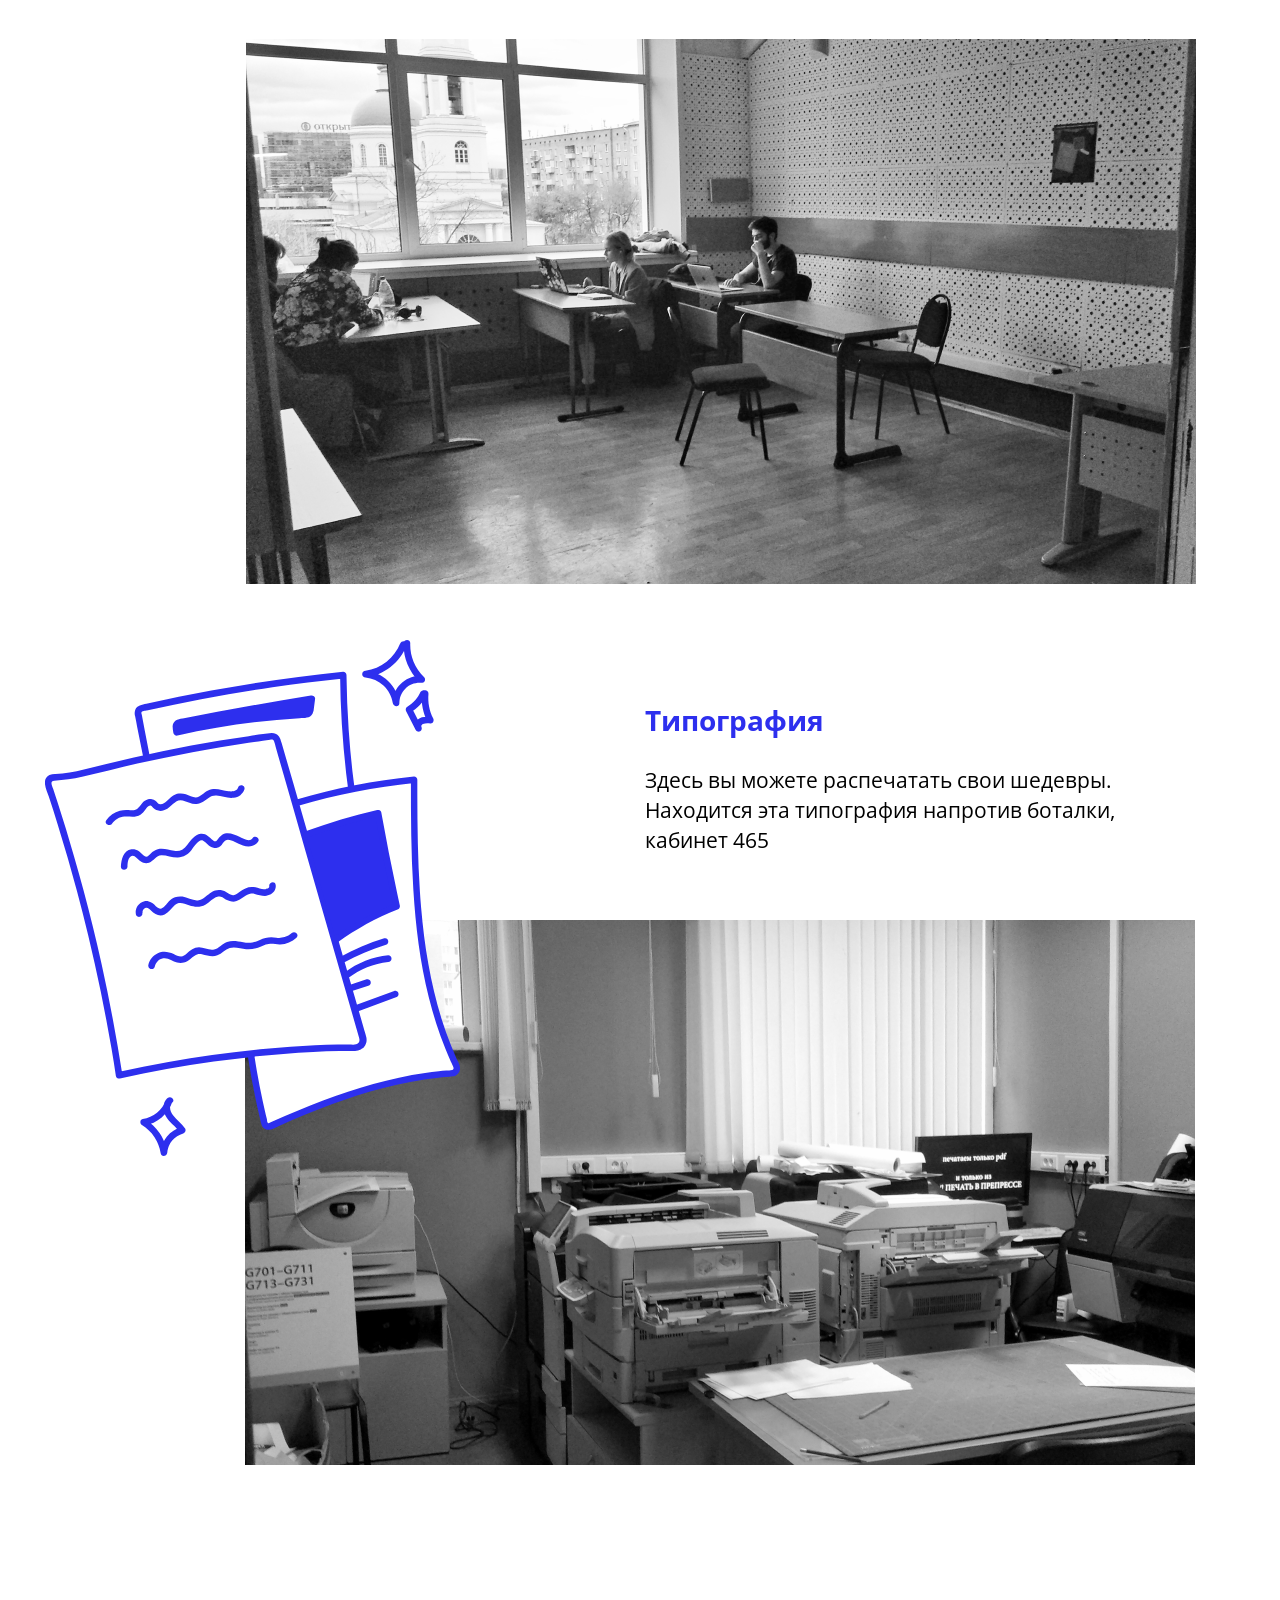
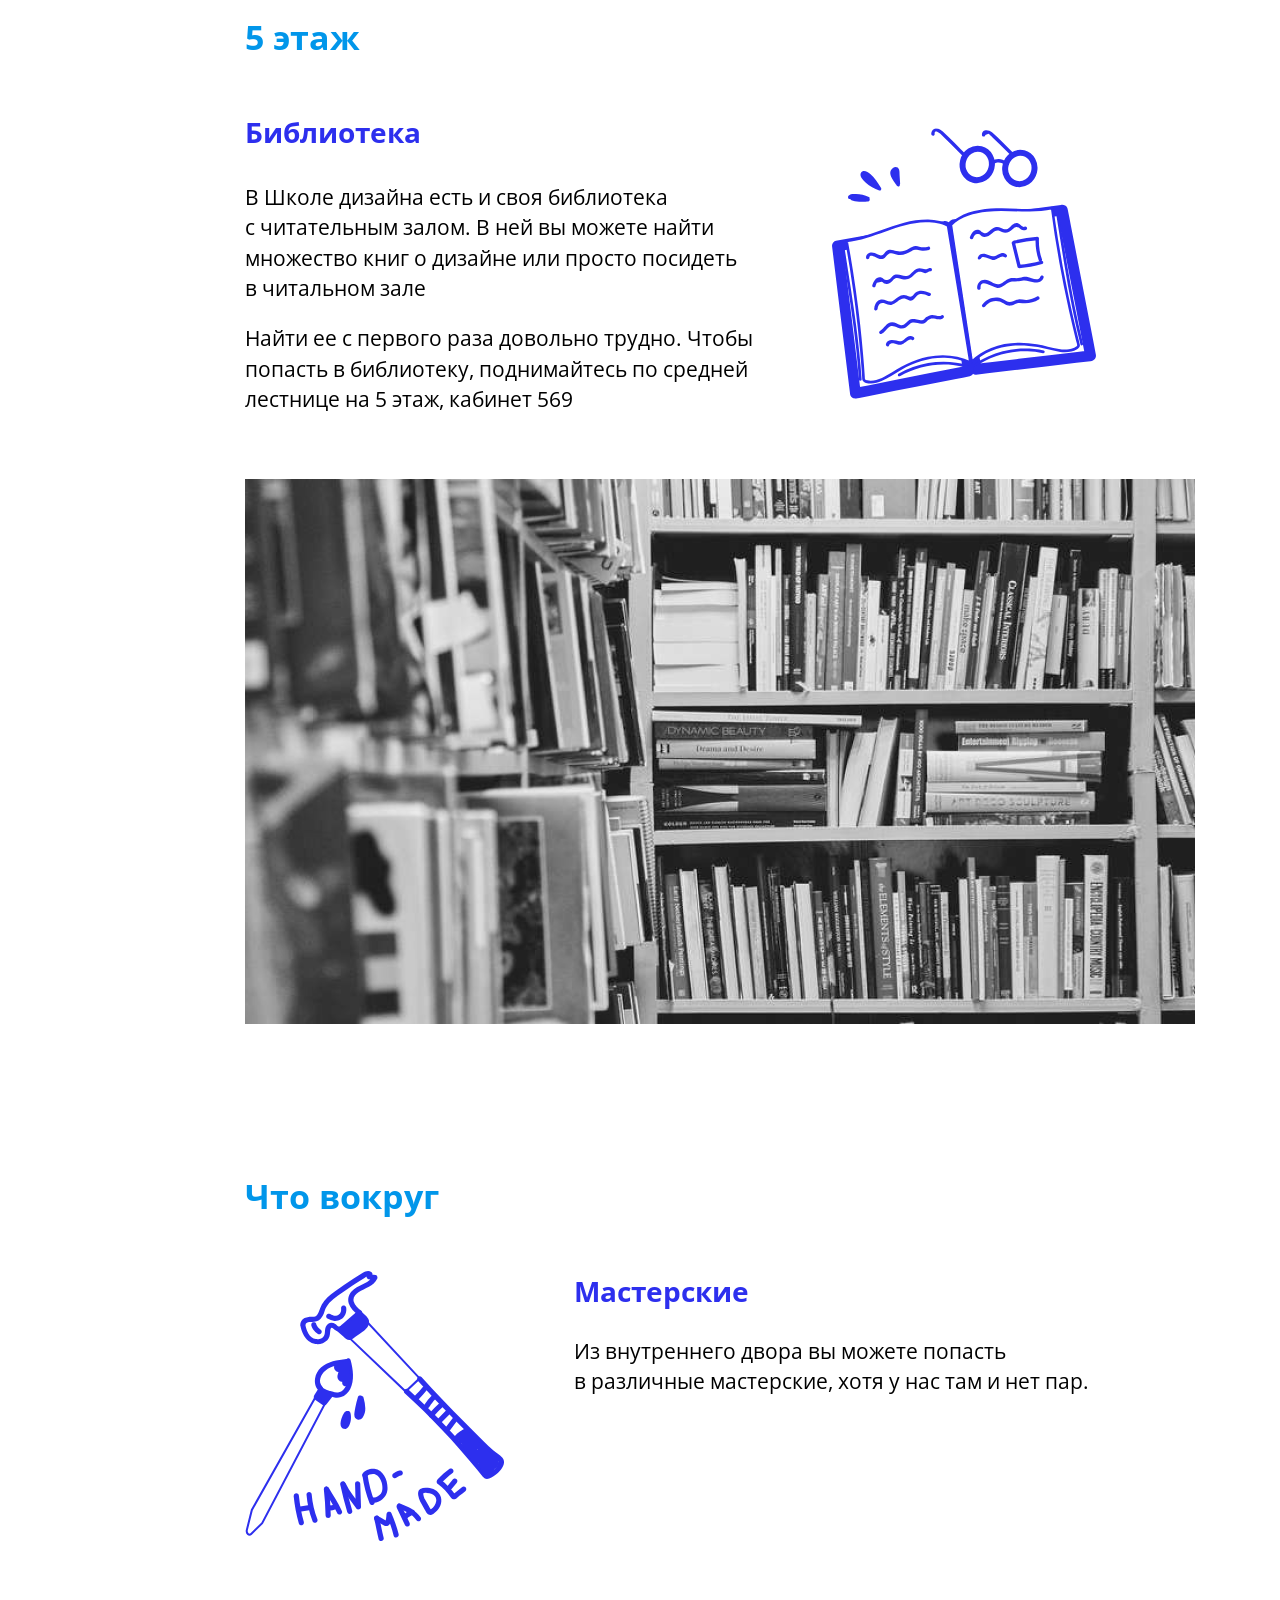
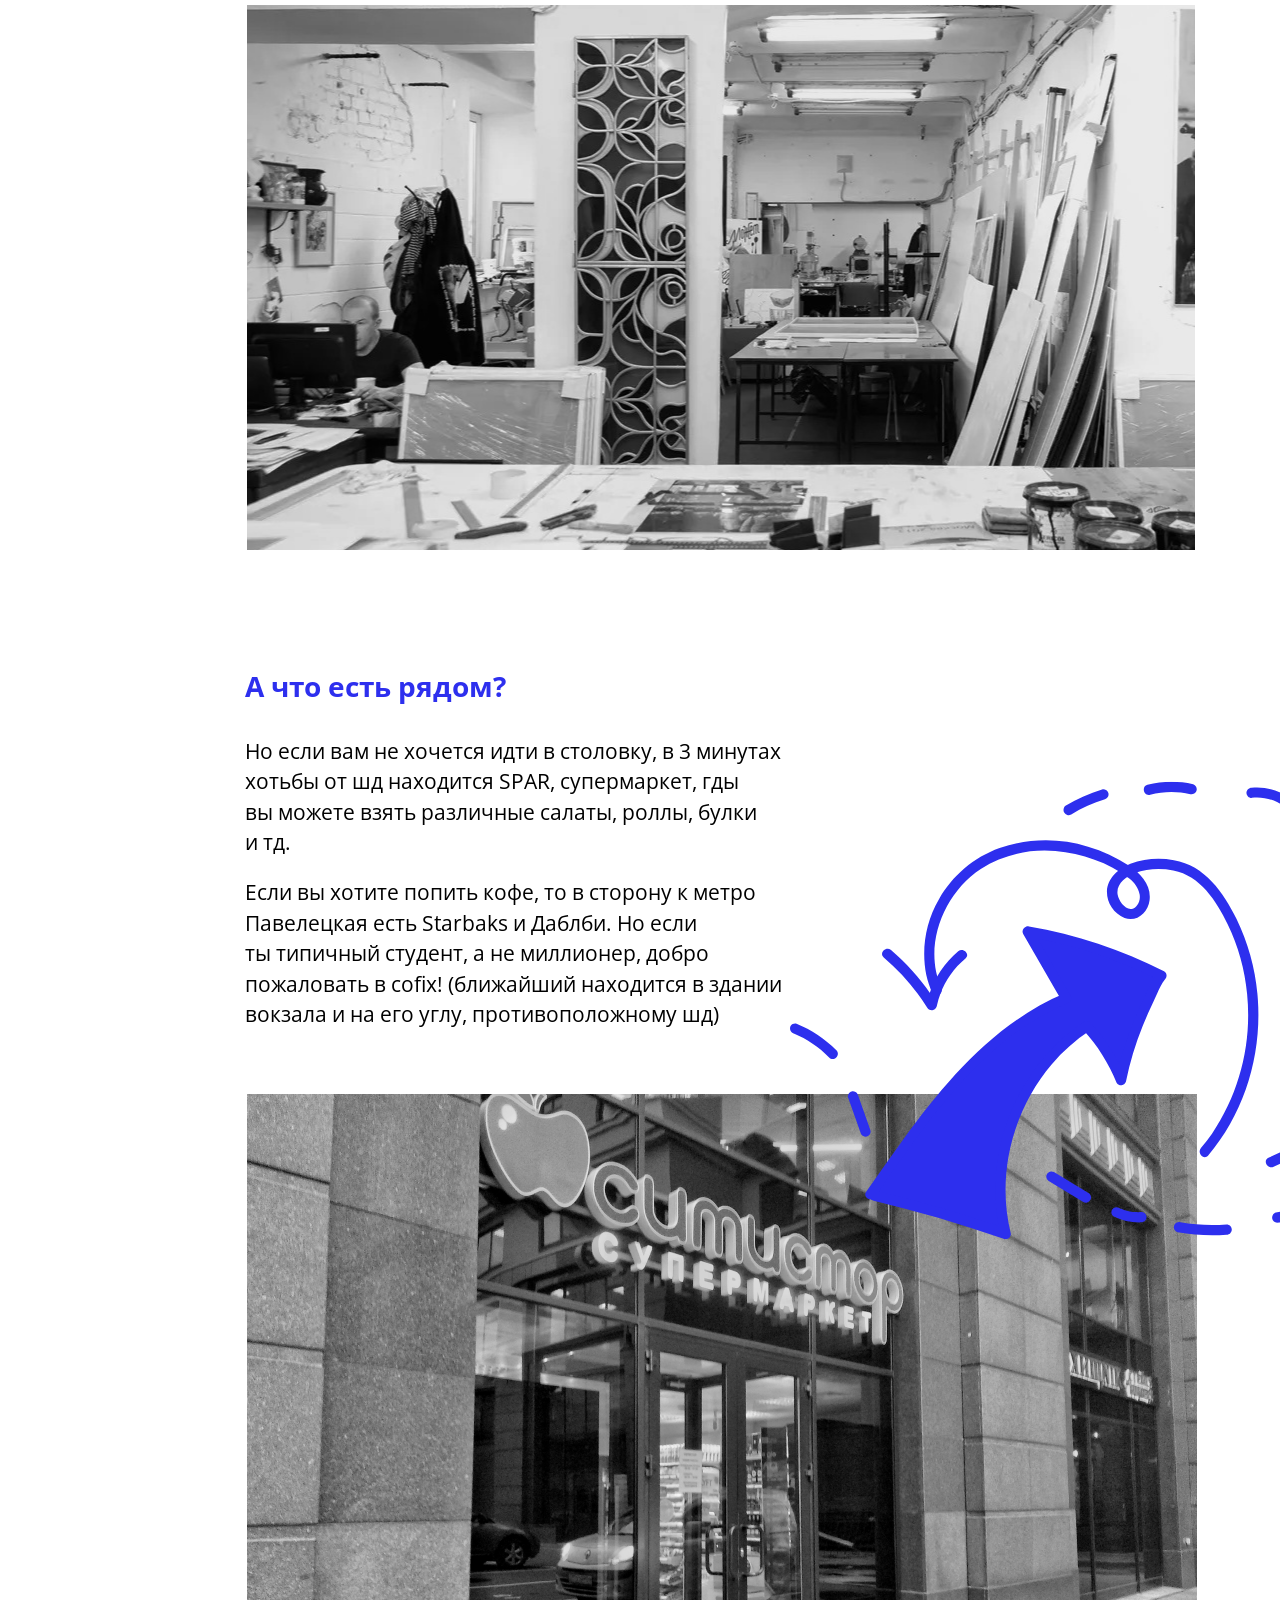
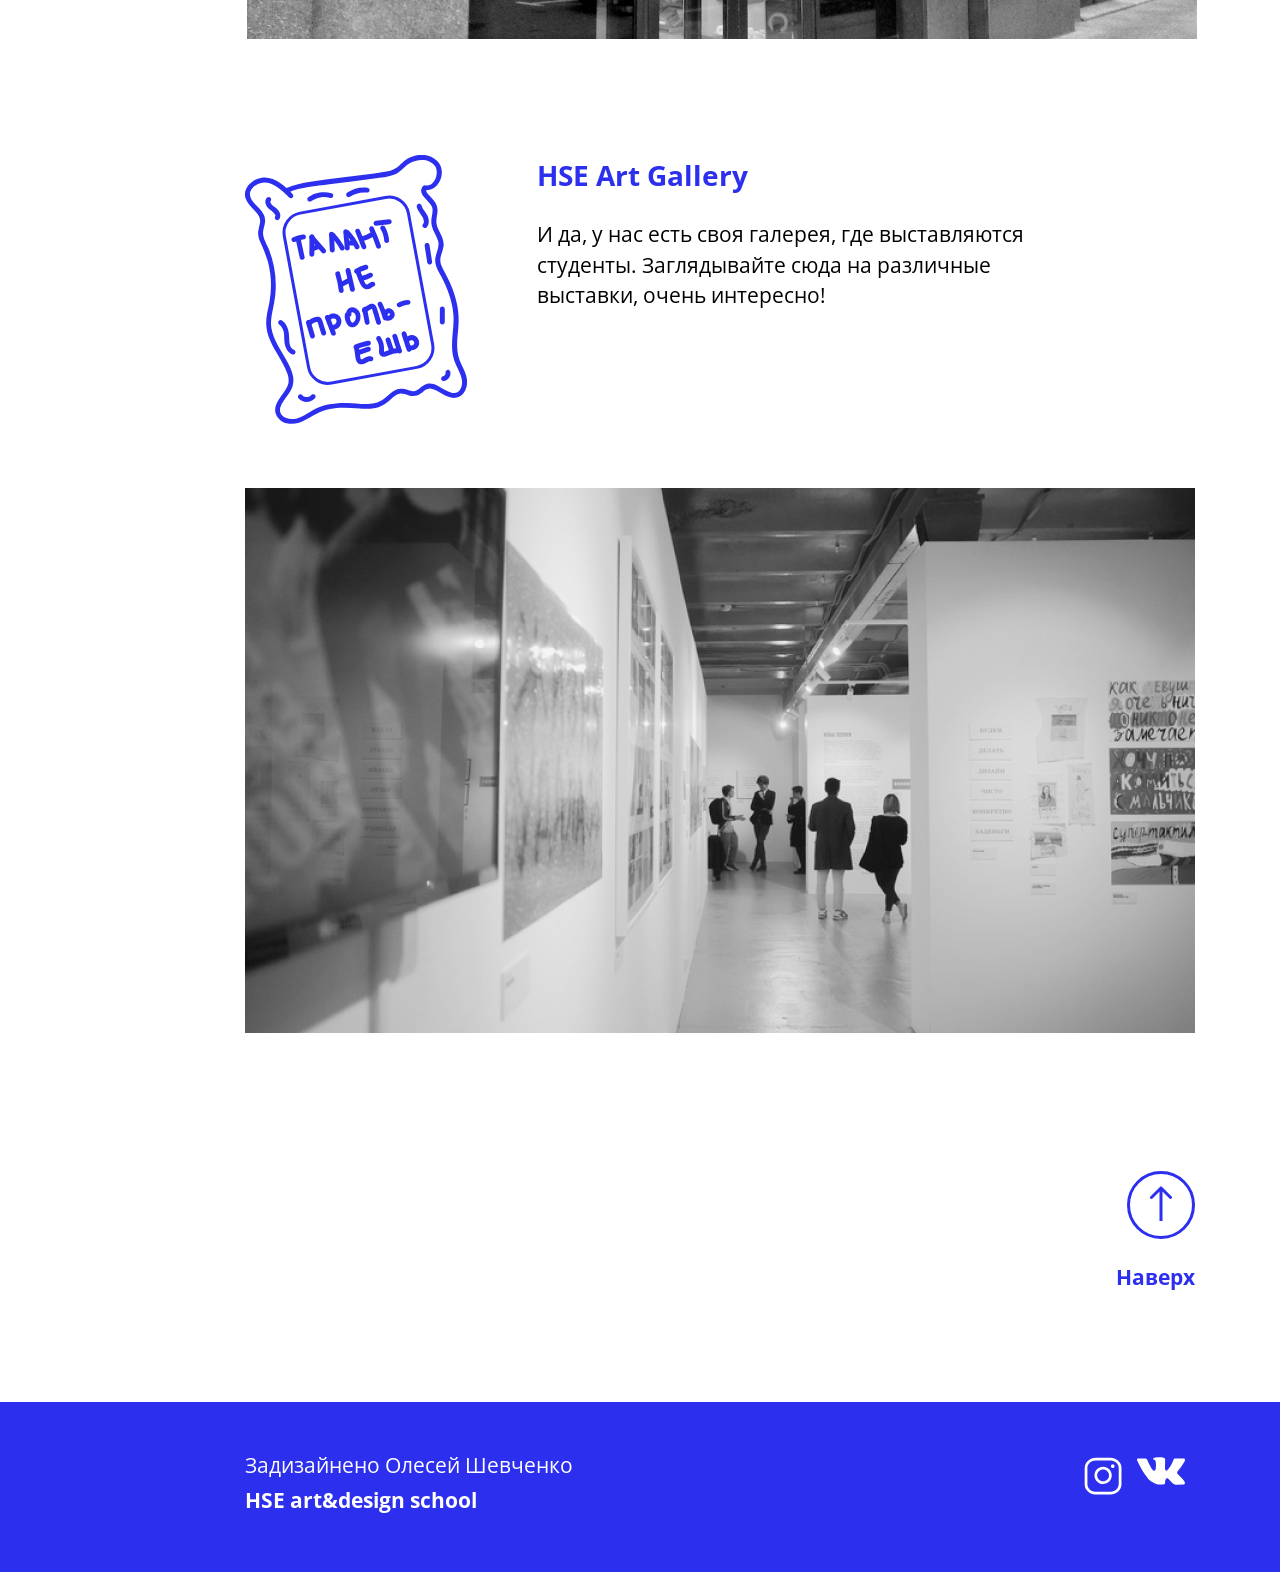
<file: map.html>
<!DOCTYPE html>
<html lang="en">
<head>
    <meta charset="UTF-8">
    <meta name="viewport" content="width=device-width, initial-scale=1.0">
    <meta http-equiv="X-UA-Compatible" content="ie=edge">
    <link rel="stylesheet" href="./css/map.css">
    <title>Map</title>
</head>
<body>
    <div id="up" class="main-screen">
         <nav>
                    <ul>
                        <li class="nav-list-item">
                            <a href="./index.html" class="first-link">Hello, world!</a>
                        </li>
                        <li class="nav-list-item">
                           <a href="#">Места</a>
                        </li>
                        <li class="nav-list-item">
                           <a href="./hacks.html">Лайфхаки</a>
                        </li>
                        <li class="nav-list-item">
                           <a href="links.html">Ссылки</a>
                        </li>
                        <li class="nav-list-item">
                           <a href="./author.html">Об авторе</a>
                        </li>
                    </ul>
         </nav>
         <div class="container">
              <h2>Про места в Школе Дизайна </h2>
              <p>
                    Наше  здание не столь большое, но и здесь неопытный первокурсник может потеряться. Чтобы облегчить вам первые дни в университете 
                    я разработала специальную карту с важными и полезными точками
              </p>
              <ul class="list-links">
                  <li class="list-links-item">
                      <a href="#1floor" class="links-item">1 этаж</a>
                  </li>
                  <li class="list-links-item">
                      <a href="#3floor">3 этаж</a>
                  </li>
                  <li class="list-links-item">
                      <a href="#4floor">4 этаж</a>
                  </li>
                  <li class="list-links-item">
                      <a href="#5floor">5 этаж</a>
                  </li>
                  <li class="list-links-item">
                      <a href="#around">Что вокруг</a>
                  </li>
              </ul>
         </div>
    </div>
    <div class="container">
        <h3>Где, как и что?</h3>
        <p>На самом деле вы быстро освоитесь здесь и скоро привыкнете носится по этажам вверх-вниз) В любом случае, если вы потерялись (надеюсь не в жизни, а просто в шд), обращайтесь к ребятам вокруг. Все студенты открыты к общению и готовы помочь вам. Другой вариант - ознакомится с местами, описанными ниже, заранее, чтобы не искать столовку весь 20-минутный перерыв, а прибежать туда первым и не стоять в очереди! </p>
        <p id="1floor" class="link-floor">1 этаж</a>
        <div class="container-block">
            <div class="block-content">
                <div class="block-content-text">
                    <h4>Не таскай  с собой пальто</h4>
                    <p>На&nbsp;первом этаже у&nbsp;нас есть гардеробная, где вы&nbsp;можете оставить свою тяжеленную зимнюю куртку. Не&nbsp;бойтесь, у&nbsp;нас нет длиииннюююющих очередей за&nbsp;вещами. Однако, если вы&nbsp;очень хотите, оставьте свое пальто у&nbsp;себя, никто вас не&nbsp;укусит</p>
                </div>
                <img src="./img/coat.svg" alt="">
            </div>
            <img src="./img/1floor.png" alt="" class="block-img">
        </div>
        <div class="container-block">
            <div class="block-content">
               <img src="./img/food-eat.svg" alt="" class="food-img">
               <div class="block-content-text-rev">
                    <h4>О еде</h4>
                     <p>О, теперь мы&nbsp;подошли к&nbsp;самому главному. Давайте поговорим,где и&nbsp;что у&nbsp;нас можно покушать, чтобы сдохнуть перед сессией, 
                            а&nbsp;не&nbsp;от&nbsp;голода :)</p>
                     <p>Святое место, столовка, находится на&nbsp;первом этаже, дверь напротив турникетов 
                            у&nbsp;входа. Совет: &laquo;берите комплексный обед&raquo;, 120&nbsp;рублей, и&nbsp;первое, второе и&nbsp;компот вам обеспечены</p>
                </div>
               </div>
            <img src="./img/food.png" alt="" class="block-img">
        </div>
         <p id="3floor" class="link-floor">3 этаж</p>
         <div class="container-block">
            <div class="block-content">
                <div class="block-content-text">
                    <h4>Организационные моменты</h4>
                    <p>По&nbsp;вопросам вроде: &laquo;ГДЕ МОЙ СТУДАК?&raquo; или &laquo;Я&nbsp;не&nbsp;успел залить работу в&nbsp;портфолио, спасите помогите&raquo;, можно обратиться
                            в&nbsp;учебный офис (каб.&nbsp;367, 3&nbsp;этаж) или на&nbsp;ресепшн (3&nbsp;этаж, справа, если выходить 
                            с&nbsp;лестницы). Только не&nbsp;бесите сильно работников учебки, у&nbsp;них и&nbsp;тоже дофига работы)</p>
                </div>
                <img src="./img/reception.svg" alt="">
            </div>
            <img src="./img/res.png" alt="" class="block-img">
        </div>
         <div class="container-block">
            <div class="block-content">
                <img src="./img/books.svg" alt="">
                <div class="block-content-text-rev">
                    <h4>Буккроссинг</h4>
                    <p>Что&nbsp;же делать, если хочется почитать, а&nbsp;книгу забыл дома? Идите до&nbsp;средней лестницы 3&nbsp;этажа. Там вы&nbsp;найдете полки буккросснига, где можно взять/ отдать любую книгу и&nbsp;скоротать время за&nbsp;чтением</p>
                </div>
            </div>
            <img src="./img/book-shelves.png" alt="" class="block-img">
        </div>
         <div class="container-block">
            <div class="block-content">
                <div class="block-content-text">
                    <h4>Аквариум</h4>
                    <p>Знакомьтесь, ваша будущая самая любимая аудитория, где у&nbsp;вас будут проходить занятия по&nbsp;арт-практике.</p>
                    <p>Место расположения: 3&nbsp;этаж, у&nbsp;стойки ресепшена</p>
                </div>
                <img src="./img/aquarium.svg" alt="" class="aq-img">
            </div>
            <img src="./img/aq.png" alt="" class="block-img">
        </div>
        <div class="container-block">
                <div class="block-content">
                    <img src="./img/video.svg" alt="">
                    <div class="block-content-text-rev">
                        <h4>Видео лекторий</h4>
                        <p>Это немальнькое помещение, где у&nbsp;вас будет проходить история искусств. Будьте готовы писать на&nbsp;коленках, ведь там нет парт</p>
                    </div>
                </div>
                <img src="./img/video.png" alt="" class="block-img">
         </div>
         <p id="4floor" class="link-floor">4 этаж</p>
         <div class="container-block">
            <div class="block-content">
                <div class="block-content-text">
                    <h4>Уединись в боталке</h4>
                    <p>Если вы&nbsp;приехали в&nbsp;шд&nbsp;раньше или вам нужно найти место, чтобы обговорить 
                            с&nbsp;одногруппниками вопросы о&nbsp;совместном проекте, добро пожаловать в&nbsp;боталку! Это небольшой кабинет, где вы&nbsp;можете сесть 
                            со&nbsp;своей машиной и&nbsp;готовить работы 
                            к&nbsp;просмотрам.</p>
                    <p>Находится это чудо-место на&nbsp;4&nbsp;этаже (где-то посередине этажа). С&nbsp;главной лестницы поверните налево и&nbsp;идите до&nbsp;автоматов 
                            с&nbsp;едой</p>       
                </div> 
                <img src="./img/work.svg" alt="">
            </div>
            <img src="./img/class.png" alt="" class="block-img">
        </div>
         <div class="container-block">
            <div class="block-content">
                <img src="./img/shits.svg" alt="" class="typ-img">
                <div class="block-content-text-rev">
                    <h4>Типография</h4>
                    <p>Здесь вы&nbsp;можете распечатать свои шедевры. Находится эта типография напротив боталки, кабинет 465</p>
                </div>
            </div>
            <img src="./img/typ.png" alt="" class="block-img">
        </div>
        <p id="5floor" class="link-floor">5 этаж</p>
        <div class="container-block">
           <div class="block-content">
               <div class="block-content-text">
                   <h4>Библиотека</h4>
                   <p>В&nbsp;Школе дизайна есть и&nbsp;своя библиотека с&nbsp;читательным залом. В&nbsp;ней вы&nbsp;можете найти множество книг о&nbsp;дизайне или просто посидеть в&nbsp;читальном зале</p>
                   <p>Найти ее&nbsp;с&nbsp;первого раза довольно трудно. Чтобы попасть в&nbsp;библиотеку, поднимайтесь по&nbsp;средней лестнице на&nbsp;5&nbsp;этаж, кабинет 569</p>       
               </div>
                   <img src="./img/library.svg" alt="">
           </div>
           <img src="./img/library.png" alt="" class="block-img">
       </div>
        <p id="around" class="link-floor">Что вокруг</p>
        <div class="container-block">
           <div class="block-content">
                <img src="./img/mades.svg" alt="">
               <div class="block-content-text-rev">
                   <h4>Мастерские</h4>
                   <p>Из&nbsp;внутреннего двора вы&nbsp;можете попасть в&nbsp;различные мастерские, хотя у&nbsp;нас там и&nbsp;нет пар.</p>
               </div>
                  
           </div>
           <img src="./img/master.png" alt="" class="block-img">
       </div>
        <div class="container-block">
           <div class="block-content">
               <div class="block-content-text">
                   <h4>А что есть рядом?</h4>
                   <p>Но&nbsp;если вам не&nbsp;хочется идти в&nbsp;столовку, 
                        в&nbsp;3&nbsp;минутах хотьбы от&nbsp;шд&nbsp;находится SPAR, супермаркет, гды вы&nbsp;можете взять различные салаты, роллы, булки и&nbsp;тд.</p>
                   <p>Если вы&nbsp;хотите попить кофе, то&nbsp;в&nbsp;сторону к&nbsp;метро Павелецкая есть Starbaks и&nbsp;Даблби. Но&nbsp;если ты&nbsp;типичный студент, а&nbsp;не&nbsp;миллионер, добро пожаловать в&nbsp;cofix! (ближайший находится в&nbsp;здании вокзала и&nbsp;на&nbsp;его углу, противоположному&nbsp;шд)</p>
                   <img src="./img/ways.svg" alt="" class="way-img">
               </div>
                  
           </div>
           <img src="./img/market.png" alt="" class="block-img">
       </div>
        <div class="container-block">
           <div class="block-content">
                <img src="./img/frame.svg" alt="">
               <div class="block-content-text-rev">
                   <h4>HSE Art Gallery</h4>
                   <p>И&nbsp;да, у&nbsp;нас есть своя галерея, где выставляются студенты. Заглядывайте сюда на&nbsp;различные выставки, очень интересно!</p>
               </div>
                  
           </div>
           <img src="./img/gellary.png" alt="" class="block-img">
       </div>
        <div class="up-link">
            <a href="#up" class="btn-up">
            <img src="./img/arrow-up.svg" alt="">
            <p>Наверх</p>
            </a>
        </div>

      
    </div>
    <footer>
        <div class="footer-block">
            <div class="desc">
                <p>Задизайнено Олесей Шевченко</p>
                <p>HSE art&design school</p>
            </div>
            <div class="socials">
                    <a href="https://www.instagram.com/chikiriau/?hl=ru">
                            <img src="./img/inst.svg" alt="">
                        </a>
                    <a href="https://vk.com/shev.olesya">
                            <img src="./img/vk.svg" alt="">
                        </a>
            </div>
        </div>
    </footer>
</body>
</html>
</file>
<file: css/first.css>
@import "layout.css";

body .first,
body .second  {
    margin: 0 auto;
    text-align: center;
}
.first {
    height: 900px;
    width: 100%;
    background-image: url(../img/main-bc.png);
    background-repeat: no-repeat;
    position: relative;
}
 .first .content{
    position: absolute;
    left: 24%;
    top: 45%;
    transform: translateY(-50%);
    letter-spacing: 1px;
}
.first div p {
    color: white;
    width: 754px;
}
.first a {
    position: absolute;
    bottom: 0;
    left: 50%;
    transform: translateX(-50%);
    margin-bottom: 120px;
}
.first a img {
    width: 40px;
    height: 21px;
}
.first a img:hover {
    width: 50px;
    height: 30px;
    transition: .3s ease-out;
}
.second {
    padding-top: 70px;
    height: 754px;
    width: 754px;
}
h2 + p {
 margin-top: 24px;
}
.list {
    margin-top: 106px;
    display: flex;
    text-align: center;
    align-items: center;
}
.list-element {
    display: flex;
    flex-direction: column;
    width: 212px;
    margin-right: 58px;
}

.list-element:last-child {
    margin-top: 19px;
    margin-right: 0px;
}
.list-element img:last-child{
    height: 157px;
}
.link {
    margin-top: 50px;
    font-size: 28px;
}

.link-paragraph {
    margin-top: 1px;
    text-align: center;
}
</file>
<file: css/author.css>
@import "layout.css";
ul .nav-list-item a  {
    color: #2D2FEE;
}
.content,
.links {
    width: 950px;
    margin: 0 auto;
}
.content {
    margin-top: 80px;
    display: flex;
}
.content-text {
    width: 460px;
    margin-right: 74px;
}
.photo-img {
    position: absolute;
    margin-top: 73px;
}
.illustr-img {
    margin-top: -30px;
    margin-left: 106px;
}
.links {
    margin-top: 90px;
}
.links-block {
    display: flex;
    align-items: center;;
}
.links-block-item {
    display: flex;
    flex-direction: column;
    text-align: center;
    margin-right: 240px;
}
.links-block-item img + a {
    margin-top: 17px;
}
.links-block-item:nth-of-type(2) img + a{
    margin-top: 20px;
}
.links-block-item:last-of-type img + a{
    margin-top: 37px;
}
.links-block-item a:after {
    content:"";
    background-image: url(../img/small-arrow.svg);
    width: 24px;
    height: 16px;
    position: absolute;
    margin-left: 7px;
    margin-top: 3px;
}
</file>
<file: css/hacks.css>
@import "layout.css";
ul .nav-list-item a {
    color: #2D2FEE;;
}
.list-links-item a {
   color: #0196EA;
}
.main-screen{
    height: 900px; 
    width: 1440px;
    margin: 0 auto;
    
}
.content {
 width: 754px;
 text-align: center;
 margin: 0 auto;
 margin-top: 45px;
}
img + h2 {
    margin-top: 45px;
}
.list-links {
    text-align: center;
    justify-content: center;
}
.list-links-item:last-child {
    margin-right: 0px;
}
.list-links-item a:hover {
   color: #2D2FEE;
}
.container-uniq {
 background-color: #2D2FEE;
 color: white;
}
.container-uniq h3,
.container-uniq h4{
color: white;;
}
h3, 
h3 + p,
h4, 
h4 + p {
    width: 754px;
    margin: 0 auto;
   
}
h3 + p {
    margin-top: 29px;
}
h4{
    margin-top: 62px;
}
h4 + p {
    margin-top: 24px;
}
.img-les {
    position: absolute;
    right: 0;
    margin-top: -46px;
    margin-right: 140px;
}
.img-les:last-of-type {
 margin-top: -53px;
}
.container-uniq {
    margin-top: 80px;
}
.block {
padding-top: 40px;
}
.block:nth-of-type(2) {
margin-top: 73px;
}
.block:last-of-type {
 padding-bottom: 60px;
}
.up-link {
    margin-right:260px;
}
.img-down {
    margin-top: -262px;
    margin-left: -3px;
    position: absolute;
}
</file>
<file: css/links.css>
@import "layout.css";
.main-screen {
    background-image: url(../img/links-bc.png);
    background-repeat: no-repeat;
    height: 1040px;
}
.container {
    width: 950px;
    margin: 0 auto;
}
.container:nth-of-type(2) {
    position: relative;
}
h2 {
    color: white;
    width: 754px;
    margin-top: 131px;
}
h2 + p {
  color: white;
  margin-top: 26px;
  width: 755px;
}
.list-links {
    margin-top: 152px;
    display: flex;
    flex-direction: row;
}
.list-links-item {
    font-size: 18px;
    margin-right: 34px;
}
.list-links-item a {
    color: #8CE2FF;
} 

.list-links-item a:hover {
    color: white;
    text-decoration: none;
}
h3 {
    width: 557px;
}
h3 + p {
    width: 755px;
    margin-bottom: 60px;
}
.arm-img {
    position: absolute;
}
.arm-img:first-of-type {
    margin-top: -285px;
}
.arm-img:nth-of-type(2) {
    margin-top: 60px;
}
.arm-img:nth-of-type(3){
    right: 0;
}
.content {
   margin: 0 auto;
   margin-top: 349px;
   width: 755px;
   position: relative;
}
.block {
    margin-bottom: 100px;
}
.block-links {
    width: 836px;
}
.block-link {
   margin-right: 156px;
}
.block-link:hover {
    text-decoration: none;
}
.block-link:after{
    content:"";
    background-image: url(../img/small-arrow.svg);
    width: 24px;
    height: 16px;
    position: absolute;
    margin-left: 7px;
    margin-top: 3px;
}

.girl-img {
    position: absolute;
    left: 0;
    margin-left: -345px;
    top: 9%;
}
h4 {
    font-size: 21px;
}
h4 + p {
    margin-top: 20px;
    margin-bottom: 44px;
}
.students-img,
.students-rev-img{
    position: absolute;
    bottom: 0;
    top: 80.46%;
}
.useful-link {
    font-weight: normal;
}
.students-img {
    left: 0;
    margin-left: -345px;
}
.students-rev-img {
    right: 0;
    margin-right: -342px;
}
.up-link {
    margin-right: 256px;
}
</file>
<file: css/map.css>
@import "layout.css";

.main-screen {
    background-image: url(../img/map-bcc.png);
    background-repeat: no-repeat;
    height: 1040px;
}
.container {
    width: 950px;
    margin: 0 auto;
    
}
h2 {
    color: white;
    width: 552px;
    margin-top: 131px;
}
h2 + p {
  color: white;
  margin-top: 26px;
  width: 755px;
}
.list-links {
    margin-top: 152px;
    display: flex;
    flex-direction: row;
}
.list-links-item {
    font-size: 18px;
    margin-right: 34px;
}
.list-links-item a {
    color: #8CE2FF;
} 

.list-links-item a:hover {
    color: white;
    text-decoration: none;
}
h3 {
    width: 294px;
    margin-top: -50px;
}
h3 + p {
    width: 755px;
}
.link-floor {
    margin-top: 145px;
    font-size: 34px;
    color:#0196EA;
    font-weight: 700;
    margin-bottom: 50px;
}
.container-block {
    position: relative;
    margin-bottom: 113px;
}
.block-content {
    display: flex;
    flex-direction: row;
    margin-bottom: 64px;
}
.block-content-text,
.block-content-text-rev{
    width: 552px;
}
.block-content-text {
    margin-right: 35px;
}
.block-content-text-rev{
    margin-right: 0px;
    margin-left: 70px;
}
.food-img,
.aq-img,
.typ-img,
.way-img {
    position: absolute;
}
.food-img {
    width: 634.94px;
    height: 605.89px;
    margin-left: -260px;
    margin-top: -80px;
}
.aq-img {
    right: 0;
    margin-right: -243px;
    margin-top: -40px;
}
.typ-img {
    width: 415px;
    height: 516px;
    margin-left: -200px;
    margin-top: -60px;
}
.way-img {
    width: 650.05px;
    height: 501px;
    right: 0;
    margin-right: -245px;
    margin-top: -270px;
}
.food-img + div,
.typ-img + div {
    margin-left: 400px;
}
.block-content-text-special {
    margin-left: 392px;
    margin-right: 0px;
}
h4 + p {
    margin-top: 29px;
}
h4 + p:last-child {
    margin-top: 24px;
}
</file>
